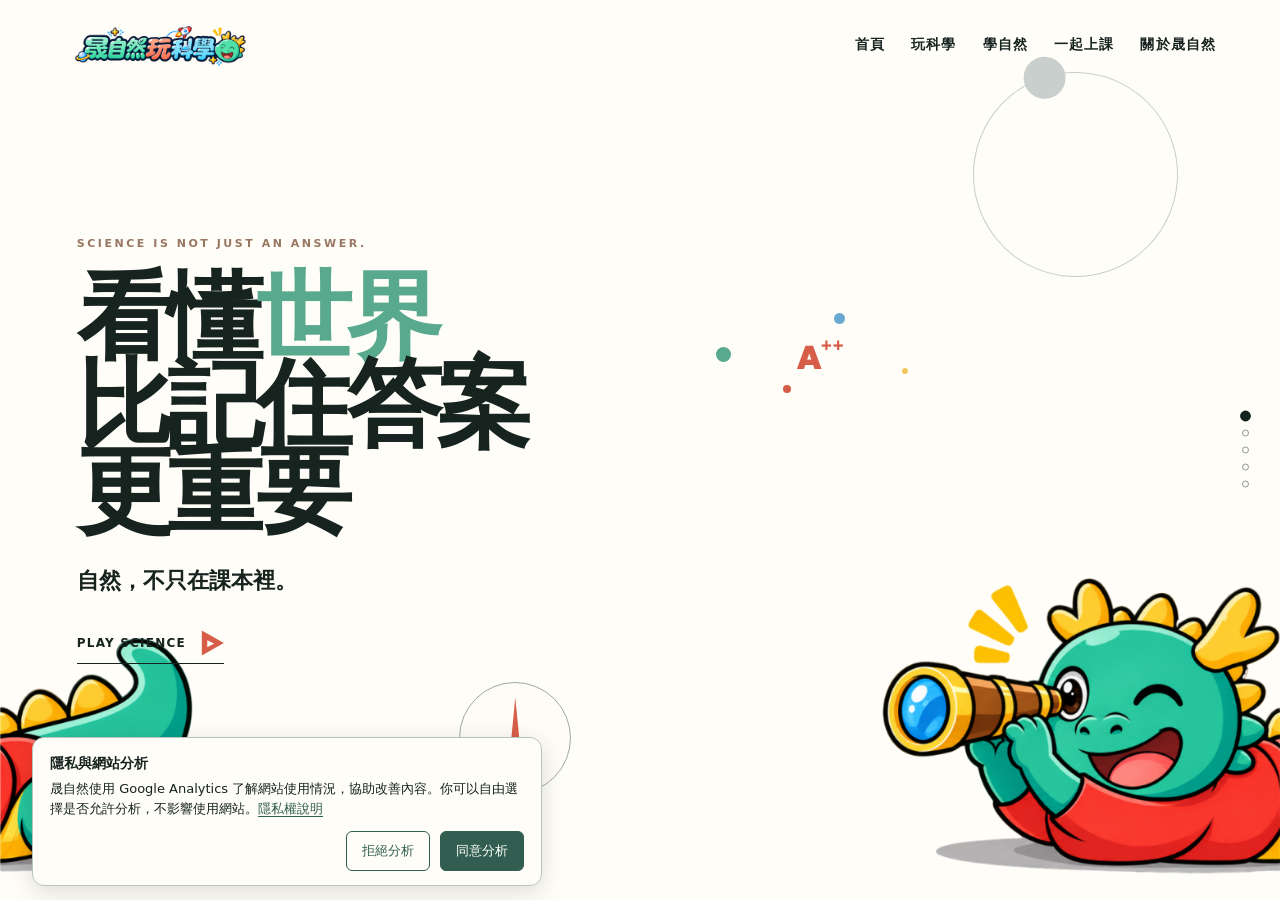
<file: index.html>
<!doctype html><html lang="zh-Hant"><head><meta charset="utf-8"><meta name="viewport" content="width=device-width,initial-scale=1"><title>晟自然玩科學</title><link rel="icon" type="image/png" href="head.png?v=1"><link rel="apple-touch-icon" href="head.png?v=1"><link rel="manifest" href="manifest.webmanifest?v=1"><meta name="application-name" content="晟自然玩科學"><meta name="apple-mobile-web-app-title" content="晟自然玩科學"><meta name="theme-color" content="#f5f1e8"><meta name="description" content="晟自然｜國小、國中自然科學習、互動探索、考古題與線上課程。"><link rel="canonical" href="https://chensci.com/"><meta name="robots" content="index,follow,max-image-preview:large"><meta property="og:type" content="website"><meta property="og:locale" content="zh_TW"><meta property="og:site_name" content="晟自然"><meta property="og:title" content="晟自然｜看懂世界，比記住答案更重要"><meta property="og:description" content="國小、國中自然科學習，透過生活科學、互動探索、考古題與線上課程，讓孩子真正理解自然。"><meta property="og:url" content="https://chensci.com/"><meta property="og:image" content="https://chensci.com/logo.png"><meta property="og:image:alt" content="晟自然品牌 Logo"><meta name="twitter:card" content="summary_large_image"><meta name="twitter:title" content="晟自然｜看懂世界，比記住答案更重要"><meta name="twitter:description" content="國小國中自然科學習、互動探索、考古題與線上課程。"><meta name="twitter:image" content="https://chensci.com/logo.png"><style>:root{--paper:#f5f1e8;--ink:#16231f;--muted:#69736f;--green:#59a98e;--deep:#315e50;--coral:#d65d47;--lime:#dce9a9;--night:#101b1c;--white:#fffdf8;--yellow:#f4c75d;--blue:#69a9d0;--play-neon:#00d2ff}*{box-sizing:border-box}html,body{margin:0;width:100%;height:100%;overflow:hidden}body{background:var(--paper);color:var(--ink);font-family:system-ui,-apple-system,"Noto Sans TC","Microsoft JhengHei",sans-serif}a{color:inherit}.wrap{width:min(1180px,88vw);margin:auto}.nav{height:90px;display:flex;align-items:center;justify-content:space-between;position:fixed;z-index:50;width:min(1248px,90vw);left:50%;right:auto;transform:translateX(-50%);top:0;transition:color .35s}.logo{display:flex;align-items:center}.logo-img{display:block;height:58px;width:auto;object-fit:contain}.links{display:flex;gap:26px;font-size:14px;font-weight:700;letter-spacing:.08em}.links a{text-decoration:none}.viewport{height:100svh;overflow:hidden}.track{height:100%;will-change:transform;transition:transform .78s cubic-bezier(.18,.92,.22,1.08)}.screen{height:100svh;min-height:100svh;position:relative;overflow:hidden;display:flex;align-items:center}.hero{background:var(--white);padding:110px 0 55px}.hero-copy{position:relative}.kicker,.section-label{font-size:11px;letter-spacing:.23em;font-weight:800;color:#987661;margin-bottom:24px}.hero h1{line-height:.91;letter-spacing:-.065em;margin:0;font-weight:900}.hero h1 i{font-style:normal;color:var(--green)}.hero p{font-size:clamp(17px,1.7vw,24px);font-weight:700;line-height:1.55;margin:28px 0 25px}.start,.btn{display:inline-flex;gap:13px;align-items:center;text-decoration:none;font-size:12px;font-weight:900;letter-spacing:.1em;border-bottom:1px solid currentColor;padding:8px 0}.start b{display:grid;place-items:center;width:25px;height:25px;background:var(--coral);color:white;clip-path:polygon(12% 0,100% 50%,12% 100%);font-size:9px}.lab{position:absolute}.moon-orbit{position:absolute;border:1px solid #bbc5c0;border-radius:50%;transform:rotate(-18deg)}.moon{position:absolute;border-radius:50%}.compass{position:absolute;width:112px;height:112px;border:1px solid #9eaaa4;border-radius:50%;display:grid;place-items:center;background:rgba(255,253,248,.8)}.needle{width:8px;height:82px;background:linear-gradient(var(--coral) 0 50%,var(--deep) 50%);clip-path:polygon(50% 0,100% 50%,50% 100%,0 50%);transition:transform .15s ease}.particle{position:absolute;border-radius:50%;background:var(--green);transition:transform .25s ease}.p1{width:15px;height:15px}.p2{width:8px;height:8px;background:var(--coral)}.p3{width:11px;height:11px;background:var(--blue)}.p4{width:6px;height:6px;background:var(--yellow)}.pluspop{position:absolute}.whyplay{background:var(--night);color:#f7f4e9}.whyplay-grid{display:grid;grid-template-columns:1fr 1fr;gap:8vw;align-items:center}.whyplay .why h2{font-size:clamp(35px,5.3vw,72px);line-height:1.08;margin:18px 0;letter-spacing:-.04em}.why-line{display:block;white-space:nowrap}.why-accent{color:#aebcb7}.whyplay .playbox{border-left:1px solid #48615c;padding-left:6vw}.playbox h2{font-size:clamp(58px,8vw,112px);line-height:.82;letter-spacing:-.07em;margin:18px 0 28px}.playbox h2 em{font-style:normal;color:var(--lime)}.playbox p{color:#aebcb7;line-height:1.75;max-width:440px}.playbox .btn{color:var(--play-neon);border-bottom-color:var(--play-neon);text-shadow:0 0 10px rgba(0,210,255,.5);box-shadow:0 7px 10px -10px rgba(0,210,255,.7);transition:color .2s,text-shadow .2s,box-shadow .2s}.playbox .btn:hover{color:var(--play-neon);text-shadow:0 0 10px rgba(0,210,255,.85),0 0 18px rgba(0,210,255,.5);box-shadow:0 8px 13px -9px rgba(0,210,255,1)}.dots{position:fixed;right:2.4vw;top:50%;transform:translateY(-50%);z-index:60;display:grid;gap:10px;transition:color .35s}.dot{width:7px;height:7px;border:1px solid currentColor;border-radius:50%;opacity:.45;transition:.25s}.dot.on{background:currentColor;transform:scale(1.55);opacity:1}.screen .scene{opacity:.15;transform:translateY(38px);transition:opacity .55s .18s,transform .72s cubic-bezier(.16,1,.3,1) .12s}.screen.active .scene{opacity:1;transform:none}.screen.active{animation:land .78s cubic-bezier(.18,.92,.22,1.08)}@keyframes land{0%{filter:brightness(.98)}72%{filter:brightness(1.015)}100%{filter:none}}@media(max-width:760px){html,body{overflow:auto}.viewport{height:auto;overflow:visible}.track{transform:none!important;transition:none}.screen{height:auto;min-height:100svh}.dots{display:none}.links{display:none}.nav{position:absolute}.whyplay-grid{grid-template-columns:1fr}.whyplay .playbox{border-left:0;padding:30px 0 0}}</style><link rel="stylesheet" href="hero-fix.css?v=85"><script>
/* Privacy v85 — basic consent mode: no Google Analytics request until accepted. */
window.__analyticsAllowed=false;
window.dataLayer=window.dataLayer||[];
function gtag(){window.dataLayer.push(arguments);}
gtag('consent','default',{
  analytics_storage:'denied',
  ad_storage:'denied',
  ad_user_data:'denied',
  ad_personalization:'denied'
});
</script></head><body><header class="nav"><div class="logo"><img class="logo-img" src="logo.png?v=2" alt="晟自然"></div><nav class="links"><a href="#hero">首頁</a><a href="#play">玩科學</a><a href="#learn">學自然</a><a href="#class">一起上課</a><a href="#about">關於晟自然</a></nav></header><div class="viewport"><main class="track" id="track"><section class="screen hero active" id="hero"><div class="wrap scene"><div class="hero-copy"><div class="kicker">SCIENCE IS NOT JUST AN ANSWER.</div><h1>看懂<i>世界</i><br>比記住答案<br>更重要</h1><p>自然，不只在課本裡。</p><a class="start go" href="#play" data-page="1">PLAY SCIENCE <b>▶</b></a></div></div><div class="lab" id="lab" aria-hidden="true"><div class="moon-orbit"><div class="moon"></div></div><div class="compass"><div class="needle" id="needle"></div></div><i class="particle p1"></i><i class="particle p2"></i><i class="particle p3"></i><i class="particle p4"></i><div class="pluspop">++</div></div><img class="hero-mascot tail" src="jiaB.png" alt=""><img class="hero-mascot head" src="jiaA.png" alt="加瓏拿著望遠鏡探索自然"></section><section class="screen whyplay" id="play"><svg class="play-circuit-art" viewBox="0 0 400 860" preserveAspectRatio="none" aria-hidden="true" focusable="false"><defs><linearGradient id="play-current" x1="0" y1="0" x2="1" y2="1"><stop stop-color="#79b69c"/><stop offset=".52" stop-color="#00d2ff"/><stop offset="1" stop-color="#dce9a9"/></linearGradient></defs><g class="circuit-wires"><path class="circuit-loop" d="M301 205 Q301 181 328 181 L357 181 Q380 181 380 207 L380 585 Q380 610 351 610 L345 610 Q321 610 321 633 L321 774 Q321 794 298 794 L282 794 Q262 794 262 773 L262 654 Q262 633 285 633 L297 633 L297 450 Q297 428 274 428 L267 428 L267 232 Q267 205 301 205 Z"/><path id="play-cta-wire" d=""/></g><g class="circuit-current"><path class="circuit-loop-flow" d="M301 205 Q301 181 328 181 L357 181 Q380 181 380 207 L380 585 Q380 610 351 610 L345 610 Q321 610 321 633 L321 774 Q321 794 298 794 L282 794 Q262 794 262 773 L262 654 Q262 633 285 633 L297 633 L297 450 Q297 428 274 428 L267 428 L267 232 Q267 205 301 205 Z"/><path class="circuit-cta-flow" id="play-cta-flow" d=""/></g><g class="circuit-nodes"><circle cx="301" cy="205" r="3"/><circle cx="297" cy="633" r="3"/><circle cx="321" cy="633" r="3"/><circle cx="262" cy="773" r="3"/></g><g class="circuit-symbols"><g class="circuit-bulb"><circle cx="380" cy="346" r="17"/><path d="M368 334 L392 358 M392 334 L368 358"/></g><g class="circuit-battery"><path d="M303 711 H339 M310 728 H332 M321 705 V711 M321 728 V735"/></g></g></svg><div class="wrap whyplay-grid scene"><div class="why"><div class="section-label">WHY 晟自然？</div><h2 class="why-desktop"><span class="why-line">不是把世界</span><span class="why-line">簡化</span><span class="why-line">而是讓孩子</span><span class="why-line">具備理解複雜</span><span class="why-line">的<span class="why-accent">能力</span></span></h2><h2 class="why-mobile"><span class="why-line">不是把世界簡化</span><span class="why-line">而是讓孩子</span><span class="why-line">具備理解複雜的<span class="why-accent">能力</span></span></h2></div><div class="playbox"><div class="section-label">01 / PLAY — 玩科學</div><h2>PLAY<br>WITH<br><em>SCIENCE.</em></h2><p class="play-desc-desktop">從探索月相、光學、電路到各種自然現象，透過互動模擬<br>自己動手操作，親眼看見，自然理解。</p><p class="play-desc-mobile"><span>從探索月相、光學、電路到各種自然現象</span><span>透過互動模擬，自己動手操作</span><span>親眼看見，自然理解。</span></p><a class="btn" href="https://ssscchannel.github.io/ssscsystem/" target="_blank" rel="noopener">進入「晟自然玩科學」 ↗</a></div></div></section><section class="screen learn" id="learn"><div class="wrap learn-grid scene"><div class="head-row"><div><div class="section-label">02 / LEARN — 主動練習</div><h2><span class="learn-title-main">學習</span><span class="learn-title-sub">不只一條路</span></h2></div></div><div class="paths"><article class="path"><span class="num">A / EXAM DATABASE</span><span class="mark" aria-hidden="true"></span><h3>考古題系統</h3><p class="learn-desc-desktop">國小自然科考古卷搜尋、整理與練習的資源站。</p><p class="learn-desc-mobile"><span>國小自然科考古卷搜尋</span><span>整理與練習的資源站</span></p><a href="https://ssscchannel.github.io/daq/" target="_blank" rel="noopener">開始探索 →</a></article><article class="path"><span class="num">B / QUICK TEST</span><span class="mark" aria-hidden="true"></span><h3>線上速測系統</h3><p class="learn-desc-desktop">3～9 年級自然科，隨時隨地、快速練習的成就系統。</p><p class="learn-desc-mobile"><span>3～9 年級自然科</span><span>隨時隨地、快速練習的成就系統</span></p><a href="https://ssscchannel.github.io/test/" target="_blank" rel="noopener">立即解鎖 →</a></article></div></div></section><section class="screen classroom" id="class"><div class="wrap scene"><div class="section-label">03 / CLASS — 一起上課</div><h2><span class="class-title-main">CLASS <span class="class-slash">/</span></span><span class="class-title-sub">WITH ME.</span><span class="online-live" aria-label="線上課程">ONLINE</span></h2><div class="classes"><article class="course course-core"><div class="course-kicker">▶ / CORE</div><div class="course-name" role="button" tabindex="0" aria-haspopup="dialog" aria-label="查看國小 3～6 年級進度課程說明">國小 3～6 年級<br>進度課程<span class="course-name-arrow">&nbsp;&nbsp;&nbsp;↑</span></div><div class="course-info"><div class="course-info-label">Course Introduction</div><strong>國小 3～6 年級進度課程</strong><ul><li>建構在學校課本之上的重點課程，單元內容與課本相符。</li><li>跨三大版本並結合國中延伸觀念，由晟老師自編講義。</li><li>購買課程會收到指定版本的單元序；每單元包含「講義＋教學影片」與「題庫＋解析影片」。</li><li>講義採電子檔，自行下載影印；課程可使用至國小畢業。</li></ul></div></article><article class="course course-advanced"><div class="course-kicker">▶▶ / ADVANCED</div><div class="course-name" role="button" tabindex="0" aria-haspopup="dialog" aria-label="查看考特殊班及銜接國中資優課程說明">考特殊班及銜接國中<br>資優課程<span class="course-name-arrow">&nbsp;&nbsp;&nbsp;↑</span></div><div class="course-info"><div class="course-info-label">Course Introduction</div><strong>考特殊班及銜接國中資優課程</strong><ul><li>專為想考特殊班、超修或先修國中的學生設計。</li><li>建構在「大滿貫」之上的延伸課程，與進度課程差異較大，建議高年級或應屆畢業生再報名。</li><li>晟老師整合 20 個主題單元的自編講義；每單元包含「講義＋教學影片」與「題庫＋解析影片」。</li><li>講義採電子檔，自行下載影印；課程可使用至國七。</li></ul></div></article><article class="course course-online"><div class="course-actions"><div class="course-actions-label">INFORMATION</div><div class="course-actions-row"><a class="course-action intro-action" href="https://youtu.be/mVKucfLiyaM" target="_blank" rel="noopener">課程介紹 ↗</a><a class="course-action join-action" href="https://lin.ee/tAE7oU7" target="_blank" rel="noopener">立即報名 ↗</a></div></div></article></div></div><dialog class="class-course-modal" id="class-course-modal" aria-labelledby="class-course-modal-title"><div class="class-modal-head"><span>COURSE INTRODUCTION</span><button type="button" class="class-modal-close" aria-label="關閉課程介紹">×</button></div><div id="class-course-modal-content"></div></dialog></section><section class="screen last" id="about"><div class="wrap last-grid scene"><div class="about"><div class="section-label">04 / ABOUT — 關於晟自然</div><blockquote><span>自然</span><span>不是記住答案</span><span>更不是一堆公式</span><span>而是一種</span><span class="about-green">看懂世界的方法</span></blockquote><div class="about-copy"><p class="about-intro"><strong>我是晟老師，歡迎來到晟自然。</strong><br>我致力於將枯燥的自然科學，轉化為易懂的趣味內容。透過實驗模擬，讓原本抽象難懂的科學原理，變成孩子看得到、玩得到的驚奇體驗。無論你是對世界充滿好奇的學生，還是想讓孩子愛上學習的家長，這裡都是你們的線上科學實驗室。</p><div class="core-title">🧪 教學三大核心</div><div class="core-list"><div class="core core-a"><b>眼見為憑</b><span>不做紙上談兵，直接動手做給你看，讓科學原理瞬間具象化。</span></div><div class="core core-b"><b>生活解密</b><span>從日常生活找問題，訓練孩子觀察與思考的科學腦。</span></div><div class="core core-c"><b>邏輯升級</b><span>不只看熱鬧，更教門道。潛移默化建立國中理化所需的邏輯基礎。</span></div></div></div><div class="about-mobile-panel"><p class="about-mobile-summary"><strong>我是晟老師，歡迎來到晟自然。</strong><span>把自然科學變得有趣、易懂，從生活探索世界。</span></p><button type="button" class="about-read-more" data-about-detail="teacher">認識晟老師 ＋</button><div class="about-mobile-feature"><nav class="about-mobile-social" aria-label="晟自然社群連結"><a class="about-social-row line" href="https://lin.ee/tAE7oU7" target="_blank" rel="noopener"><span class="about-social-mark">LINE</span><span class="about-social-name">LINE</span></a><a class="about-social-row youtube" href="https://www.youtube.com/@sssc_channel" target="_blank" rel="noopener"><span class="about-social-mark">▶</span><span class="about-social-name">YouTube</span></a><a class="about-social-row facebook" href="https://www.facebook.com/profile.php?id=100086567610033" target="_blank" rel="noopener"><span class="about-social-mark">f</span><span class="about-social-name">Facebook</span></a><a class="about-social-row instagram" href="https://www.instagram.com/sssc_channel/" target="_blank" rel="noopener"><span class="about-social-mark">◎</span><span class="about-social-name">Instagram</span></a></nav><div class="about-mobile-portrait" role="img" aria-label="晟老師人物插圖"></div></div></div></div><footer class="fixed-foot"><div class="about-mobile-tagline">晟自然！成績進步就是那麼自然。</div><div class="footer-brand"><img class="footer-trademark" src="ssslogo.png" alt="晟自然註冊商標"><div class="footer-left"><div>｜ 晟自然！成績進步就是那麼自然。 ｜</div><div>｜ 晟自然輔助系統工作室&nbsp;&nbsp;統一編號&nbsp;&nbsp;00829709 ｜</div></div></div><div class="footer-right"><div class="footer-socials"><a class="footer-social line" href="https://lin.ee/tAE7oU7" target="_blank" rel="noopener" aria-label="LINE"><span>LINE</span><small>LINE</small></a><a class="footer-social youtube" href="https://www.youtube.com/@sssc_channel" target="_blank" rel="noopener" aria-label="YouTube"><span>YT</span><small>YouTube</small></a><a class="footer-social facebook" href="https://www.facebook.com/profile.php?id=100086567610033" target="_blank" rel="noopener" aria-label="Facebook"><span>f</span><small>Facebook</small></a><a class="footer-social instagram" href="https://www.instagram.com/sssc_channel/" target="_blank" rel="noopener" aria-label="Instagram"><span>IG</span><small>Instagram</small></a></div><div class="footer-copyright">Copyright © 晟自然輔助系統 All Rights Reserved</div><div class="privacy-footer-links"><a href="privacy.html" target="_blank" rel="noopener">隱私權說明</a><button type="button" id="privacy-open-settings">分析設定</button></div></div></footer></div><dialog class="about-mobile-dialog" id="about-mobile-dialog" aria-labelledby="about-mobile-dialog-title"><div class="about-mobile-dialog-head"><span>ABOUT / 晟自然</span><button class="about-mobile-dialog-close" type="button" aria-label="關閉介紹">×</button></div><h3 id="about-mobile-dialog-title"></h3><div id="about-mobile-dialog-body"></div></dialog></section></main></div><div class="dots" id="dots"><i class="dot on"></i><i class="dot"></i><i class="dot"></i><i class="dot"></i><i class="dot"></i></div><script>const track=document.getElementById('track'),screens=[...document.querySelectorAll('.screen')],dots=[...document.querySelectorAll('.dot')],dotsWrap=document.getElementById('dots'),nav=document.querySelector('.nav'),particles=[...document.querySelectorAll('.particle')];let page=0,busy=false,touchY=0,touchX=0,touchBlocked=false,touchTriggered=false;function paint(){track.style.transform=`translateY(${-page*100}svh)`;screens.forEach((s,i)=>s.classList.toggle('active',i===page));dots.forEach((d,i)=>d.classList.toggle('on',i===page));nav.style.color=(page===1)?'#f7f4e9':'#16231f';dotsWrap.style.color=(page===1)?'#f7f4e9':'#16231f'}function move(n){n=Math.max(0,Math.min(screens.length-1,n));if(n===page)return;page=n;busy=true;paint();setTimeout(()=>busy=false,900)}window.addEventListener('wheel',e=>{if(innerWidth<=760)return;e.preventDefault();if(busy)return;move(page+(e.deltaY>0?1:-1))},{passive:false});window.addEventListener('keydown',e=>{if(innerWidth<=760)return;if(document.querySelector('dialog[open]')||e.target.closest('input,textarea,select,[contenteditable]'))return;if(['ArrowDown','PageDown',' '].includes(e.key)){e.preventDefault();if(!busy)move(page+1)}if(['ArrowUp','PageUp'].includes(e.key)){e.preventDefault();if(!busy)move(page-1)}});window.addEventListener('touchstart',e=>{if(!e.touches.length)return;touchY=e.touches[0].clientY;touchX=e.touches[0].clientX;touchTriggered=false;const target=e.target;touchBlocked=!!document.querySelector('dialog[open]')||!!(target instanceof Element&&target.closest('dialog,[role="dialog"],.class-course-modal,.about-mobile-dialog'));},{passive:true,capture:true});function handleSwipe(e,live){if(innerWidth<=760)return;if(touchBlocked||touchTriggered||busy||document.querySelector('dialog[open]'))return;const point=live?e.touches[0]:e.changedTouches[0];if(!point)return;const dy=touchY-point.clientY,dx=touchX-point.clientX;if(Math.abs(dy)<(live?38:48)||Math.abs(dy)<Math.abs(dx)*1.25)return;touchTriggered=true;if(live&&e.cancelable)e.preventDefault();move(page+(dy>0?1:-1));}window.addEventListener('touchmove',e=>{if(innerWidth>760)handleSwipe(e,true)},{passive:false,capture:true});window.addEventListener('touchend',e=>handleSwipe(e,false),{passive:true,capture:true});window.addEventListener('touchcancel',()=>{touchBlocked=true;},{passive:true});document.querySelectorAll('a[href^="#"]').forEach(a=>a.addEventListener('click',e=>{let id=a.getAttribute('href');if(id==='#')return;let i=screens.findIndex(s=>('#'+s.id)===id);if(i>=0&&innerWidth>760){e.preventDefault();if(!busy)move(i)}}));window.addEventListener('mousemove',e=>{if(innerWidth<=760||!screens[0].classList.contains('active'))return;particles.forEach((p,i)=>{let dx=(e.clientX-innerWidth/2)/(55+i*18),dy=(e.clientY-innerHeight/2)/(70+i*20);p.style.transform=`translate(${dx}px,${dy}px)`})});paint();
if('IntersectionObserver' in window){const observer=new IntersectionObserver(entries=>{if(innerWidth>760)return;const target=entries.filter(e=>e.isIntersecting).sort((a,b)=>b.intersectionRatio-a.intersectionRatio)[0];if(!target)return;const idx=screens.indexOf(target.target);if(idx<0)return;page=idx;screens.forEach((s,i)=>s.classList.toggle('active',i===idx));dots.forEach((d,i)=>d.classList.toggle('on',i===idx));nav.style.color=(idx===1)?'#f7f4e9':'#16231f';dotsWrap.style.color=(idx===1)?'#f7f4e9':'#16231f';},{threshold:[.5,.65]});screens.forEach(s=>observer.observe(s));}
</script><script>
(()=>{const section=document.getElementById('class'),dialog=document.getElementById('class-course-modal'),content=document.getElementById('class-course-modal-content');if(!section||!dialog||!content)return;
const mobile=()=>window.matchMedia('(max-width:760px) and (orientation:portrait)').matches;
section.querySelectorAll('.course-core .course-name,.course-advanced .course-name').forEach((name)=>{
const open=()=>{if(!mobile())return;const courses=[...section.querySelectorAll('.course-core,.course-advanced')];content.innerHTML=courses.map((course,i)=>{const info=course.querySelector('.course-info');return info?'<section class="class-modal-course class-modal-course-'+(i+1)+'">'+info.innerHTML+'</section>':'';}).join('');if(!dialog.open)dialog.showModal();dialog.scrollTop=0;};
name.addEventListener('click',open);
name.addEventListener('keydown',(e)=>{if(!mobile())return;if(e.key==='Enter'||e.key===' '){e.preventDefault();open();}});
});
dialog.querySelector('.class-modal-close').addEventListener('click',()=>dialog.close());
dialog.addEventListener('click',e=>{if(e.target===dialog)dialog.close();});
dialog.addEventListener('close',()=>{content.innerHTML='';});
window.addEventListener('resize',()=>{if(dialog.open&&!mobile())dialog.close();});
})();
</script><script>
(()=>{const section=document.getElementById('about'),dialog=document.getElementById('about-mobile-dialog'),title=document.getElementById('about-mobile-dialog-title'),body=document.getElementById('about-mobile-dialog-body');if(!section||!dialog||!title||!body)return;
const mobile=()=>matchMedia('(max-width:760px) and (orientation:portrait)').matches;
section.querySelectorAll('[data-about-detail]').forEach(button=>button.addEventListener('click',()=>{if(!mobile())return;
const type=button.dataset.aboutDetail;dialog.dataset.kind=type;
if(type==='teacher'){title.textContent='認識晟老師';body.innerHTML='';body.appendChild(section.querySelector('.about-intro').cloneNode(true));const heading=document.createElement('h4');heading.textContent='🧪 教學三大核心';heading.className='about-dialog-core-heading';body.appendChild(heading);const list=section.querySelector('.core-list').cloneNode(true);list.classList.add('about-dialog-core-list');body.appendChild(list);}
else {const source=section.querySelector('.core-list .'+type);if(!source)return;title.textContent=source.querySelector('b').textContent;body.textContent=source.querySelector('span').textContent;}
if(!dialog.open)dialog.showModal();
}));
dialog.querySelector('.about-mobile-dialog-close').addEventListener('click',()=>dialog.close());
dialog.addEventListener('click',e=>{if(e.target===dialog)dialog.close();});
window.addEventListener('resize',()=>{if(dialog.open&&!mobile())dialog.close()});
})();
</script><script>
(()=>{const section=document.getElementById('play'),svg=section?.querySelector('.play-circuit-art'),cta=section?.querySelector('.playbox .btn');if(!section||!svg||!cta)return;
const matches=()=>matchMedia('(max-width:760px) and (orientation:portrait)').matches;
const set=(id,d)=>{const el=document.getElementById(id);if(el)el.setAttribute('d',d)};
function update(){if(!matches())return;const box=svg.getBoundingClientRect();if(!box.width||!box.height)return;
const toX=x=>(x-box.left)*400/box.width,toY=y=>(y-box.top)*860/box.height;
const link=cta.getBoundingClientRect();const startX=toX(link.right),startY=toY(link.bottom)-2;
const bendX=Math.min(292,Math.max(startX+17,245));
const connector='M'+startX.toFixed(2)+' '+startY.toFixed(2)+' H'+bendX.toFixed(2)+' Q297 '+startY.toFixed(2)+' 297 '+(startY-17).toFixed(2)+' V633';
set('play-cta-wire',connector);set('play-cta-flow',connector);

}
let frame=0;const schedule=()=>{cancelAnimationFrame(frame);frame=requestAnimationFrame(update)};
window.addEventListener('resize',schedule,{passive:true});window.addEventListener('orientationchange',schedule);window.addEventListener('load',schedule,{once:true});if(document.fonts?.ready)document.fonts.ready.then(schedule);schedule();
})();
</script><script src="hero-fix.js?v=26"></script><div class="site-version-widget" id="site-version-widget"><button type="button" class="site-version-trigger" id="site-version-trigger" aria-expanded="false" aria-controls="site-version-panel">v85</button><div class="site-version-panel" id="site-version-panel" hidden><strong>網站版本確認</strong><div class="site-version-row">目前畫面：<b id="site-version-local">v85</b></div><div class="site-version-row">線上版本：<b id="site-version-online">尚未檢查</b></div><p id="site-version-status" role="status" aria-live="polite">可檢查兩支手機是否使用相同版本。</p><div class="site-version-actions"><button type="button" id="site-version-check">檢查最新版</button><button type="button" id="site-version-reload" hidden>載入新版</button><button type="button" id="site-version-close">關閉</button></div></div></div><script>
/* Mobile version verification: compare the actually loaded CSS build to a fresh index.html. */
(()=>{
  const root=document.getElementById('site-version-widget');
  if(!root)return;
  const trigger=document.getElementById('site-version-trigger');
  const panel=document.getElementById('site-version-panel');
  const online=document.getElementById('site-version-online');
  const status=document.getElementById('site-version-status');
  const check=document.getElementById('site-version-check');
  const reload=document.getElementById('site-version-reload');
  const close=document.getElementById('site-version-close');
  const localMatch=document.querySelector('link[href*="hero-fix.css?v="]')?.getAttribute('href')?.match(/hero-fix\.css\?v=(\d+)/);
  const current=Number(localMatch?.[1]||0);
  document.getElementById('site-version-local').textContent=current?'v'+current:'無法辨識';
  trigger.textContent=current?'v'+current:'版本';
  let checking=false;
  const isMobile=()=>matchMedia('(max-width:760px) and (orientation:portrait)').matches;
  async function verify(){
    if(checking||!isMobile())return;
    checking=true;check.disabled=true;status.textContent='正在查詢線上版本…';
    try{
      const url=new URL('index.html',document.baseURI);
      url.searchParams.set('version_check',Date.now().toString());
      const response=await fetch(url.toString(),{cache:'no-store',credentials:'same-origin'});
      if(!response.ok)throw Error('HTTP '+response.status);
      const page=await response.text();
      const match=page.match(/hero-fix\.css\?v=(\d+)/);
      if(!match)throw Error('missing version');
      const latest=Number(match[1]);
      online.textContent='v'+latest;
      if(current&&latest>current){
        status.textContent='發現新版，請點選「載入新版」後再驗收畫面。';
        reload.hidden=false;
        trigger.classList.add('outdated');
      }else if(current&&latest===current){
        status.textContent='版本一致，可開始比較不同手機畫面。';
        reload.hidden=true;
        trigger.classList.remove('outdated');
      }else{
        status.textContent='線上版本與本機不一致，請稍後再檢查。';
        reload.hidden=false;
      }
    }catch(err){
      online.textContent='無法確認';
      status.textContent='暫時無法取得線上版本，請確認網路後重試。';
      reload.hidden=true;
    }finally{checking=false;check.disabled=false}
  }
  function open(){panel.hidden=false;trigger.setAttribute('aria-expanded','true');verify()}
  function shut(){panel.hidden=true;trigger.setAttribute('aria-expanded','false')}
  trigger.addEventListener('click',()=>panel.hidden?open():shut());
  close.addEventListener('click',shut);
  check.addEventListener('click',verify);
  reload.addEventListener('click',()=>{
    const url=new URL('index.html',document.baseURI);
    url.searchParams.set('updated',Date.now().toString());
    location.replace(url.toString());
  });
  document.addEventListener('visibilitychange',()=>{if(!document.hidden&&isMobile()&&!panel.hidden)verify()});
  window.addEventListener('pageshow',()=>{if(!panel.hidden)verify()});
})();
</script><script>
/* PWA-only logo action: keep header visual unchanged; tap or keyboard returns to HERO. */
(()=>{
  const logo=document.querySelector('.nav .logo');
  if(!logo)return;
  const pwa=()=>window.matchMedia('(max-width:760px) and (orientation:portrait) and (display-mode:standalone)').matches;
  const sync=()=>{
    if(pwa()){
      logo.setAttribute('role','button');
      logo.setAttribute('tabindex','0');
      logo.setAttribute('aria-label','回到網站最上方');
    }else{
      logo.removeAttribute('role');logo.removeAttribute('tabindex');logo.removeAttribute('aria-label');
    }
  };
  const go=()=>{
    if(!pwa())return;
    window.scrollTo({top:0,behavior:window.matchMedia('(prefers-reduced-motion: reduce)').matches?'auto':'smooth'});
  };
  logo.addEventListener('click',go);
  logo.addEventListener('keydown',event=>{
    if(!pwa()||(event.key!=='Enter'&&event.key!==' '))return;
    event.preventDefault();go();
  });
  window.addEventListener('resize',sync);
  sync();
})();
</script><script>
/* PWA HERO v65: reserve white space below the unchanged composition on any phone height. */
(()=>{
  const hero=document.getElementById('hero');
  if(!hero)return;
  const mode=matchMedia('(max-width:760px) and (orientation:portrait) and (display-mode:standalone)');
  function sync(){
    if(!mode.matches){hero.style.removeProperty('--hero-white-tail');return;}
    const available=window.innerHeight;
    const heroHeight=hero.getBoundingClientRect().height;
    const tail=Math.max(120,Math.ceil(available-heroHeight)+48);
    hero.style.setProperty('--hero-white-tail',tail+'px');
  }
  window.addEventListener('resize',sync,{passive:true});
  window.addEventListener('pageshow',sync);
  if(document.fonts?.ready)document.fonts.ready.then(sync);
  mode.addEventListener?.('change',sync);
  sync();
})();
</script><script>
/* Safari mobile v77: tap fixed logo to go to top; extend HERO white background to cover browser toolbar variations. */
(()=>{
  const hero=document.getElementById('hero');
  const logo=document.querySelector('.nav .logo');
  if(!hero||!logo)return;
  const safariBrowser=()=>matchMedia('(max-width:760px) and (orientation:portrait) and (display-mode:browser)').matches && CSS.supports('-webkit-touch-callout','none');
  function sync(){
    if(!safariBrowser()){
      hero.style.removeProperty('--safari-hero-white-tail');
      return;
    }
    const extra=Math.max(160,Math.ceil(window.innerHeight-hero.getBoundingClientRect().height)+64);
    hero.style.setProperty('--safari-hero-white-tail',extra+'px');
    logo.setAttribute('role','button');
    logo.setAttribute('tabindex','0');
    logo.setAttribute('aria-label','回到網站最上方');
  }
  function go(){
    if(!safariBrowser())return;
    window.scrollTo({top:0,behavior:matchMedia('(prefers-reduced-motion: reduce)').matches?'auto':'smooth'});
  }
  logo.addEventListener('click',go);
  logo.addEventListener('keydown',e=>{
    if(!safariBrowser()||(e.key!=='Enter'&&e.key!==' '))return;
    e.preventDefault();go();
  });
  window.addEventListener('resize',sync,{passive:true});
  window.addEventListener('pageshow',sync);
  if(document.fonts?.ready)document.fonts.ready.then(sync);
  sync();
})();
</script><script>(()=>{if(new URLSearchParams(location.search).get('version')==='1'){document.getElementById('site-version-widget')?.classList.add('version-visible')}})();</script><script>
/* Analytics v85: custom events are gated behind affirmative analytics consent. */
(()=>{
  const events={
    'https://ssscchannel.github.io/ssscsystem/':'play_science',
    'https://ssscchannel.github.io/daq/':'exam_database',
    'https://ssscchannel.github.io/test/':'quick_test',
    'https://youtu.be/mVKucfLiyaM':'course_video',
    'https://lin.ee/tAE7oU7':'line_contact',
    'https://www.youtube.com/@sssc_channel':'youtube',
    'https://www.facebook.com/profile.php?id=100086567610033':'facebook',
    'https://www.instagram.com/sssc_channel/':'instagram'
  };
  document.addEventListener('click',event=>{
    if(window.__analyticsAllowed!==true||typeof gtag!=='function')return;
    const course=event.target.closest('.course-name');
    if(course){
      gtag('event','course_details_open',{course_type:course.closest('.course-core')?'core':'advanced'});
      return;
    }
    const more=event.target.closest('.about-read-more');
    if(more){gtag('event','teacher_details_open');return;}
    const link=event.target.closest('a[href]');
    if(!link)return;
    const target=events[link.href];
    if(!target)return;
    let position='other';
    if(link.closest('.whyplay'))position='play';
    else if(link.closest('.learn'))position='learn';
    else if(link.closest('.classroom'))position='class';
    else if(link.closest('.last'))position='about';
    gtag('event','portal_click',{destination:target,section:position});
  },{passive:true});
})();
</script><aside id="privacy-consent-banner" class="privacy-consent-banner" aria-label="網站分析與隱私選擇" hidden>
  <p><strong>隱私與網站分析</strong>晟自然使用 Google Analytics 了解網站使用情況，協助改善內容。你可以自由選擇是否允許分析，不影響使用網站。<a href="privacy.html" target="_blank" rel="noopener">隱私權說明</a></p>
  <div class="privacy-consent-actions"><button type="button" id="privacy-reject">拒絕分析</button><button type="button" id="privacy-accept">同意分析</button></div>
</aside><script>
/* Privacy v85 — no GA script or custom event is sent before opt-in. */
(()=>{
  const banner=document.getElementById('privacy-consent-banner');
  const accept=document.getElementById('privacy-accept');
  const reject=document.getElementById('privacy-reject');
  const open=document.getElementById('privacy-open-settings');
  if(!banner||!accept||!reject||!open)return;
  const key='sssc_analytics_consent_v1';
  let stored=null;
  try{stored=localStorage.getItem(key)}catch(_){}
  let loaded=false;
  function setChoice(choice){
    try{localStorage.setItem(key,choice)}catch(_){}
    banner.hidden=true;
    if(choice==='accepted'){
      startAnalytics();
    }else{
      window.__analyticsAllowed=false;
      gtag('consent','update',{analytics_storage:'denied',ad_storage:'denied',ad_user_data:'denied',ad_personalization:'denied'});
      if(loaded)location.reload();
    }
  }
  function startAnalytics(){
    if(loaded)return;
    loaded=true;
    window.__analyticsAllowed=true;
    gtag('consent','update',{analytics_storage:'granted',ad_storage:'denied',ad_user_data:'denied',ad_personalization:'denied'});
    gtag('js',new Date());
    gtag('config','G-FY4LP286KW');
    const script=document.createElement('script');
    script.async=true;
    script.src='https://www.googletagmanager.com/gtag/js?id=G-FY4LP286KW';
    document.head.appendChild(script);
  }
  accept.addEventListener('click',()=>setChoice('accepted'));
  reject.addEventListener('click',()=>setChoice('declined'));
  open.addEventListener('click',()=>{
    banner.hidden=false;
    banner.scrollIntoView?.({block:'nearest',behavior:'smooth'});
  });
  if(stored==='accepted')startAnalytics();
  else if(stored!=='declined')banner.hidden=false;
})();
</script></body></html>
</file>
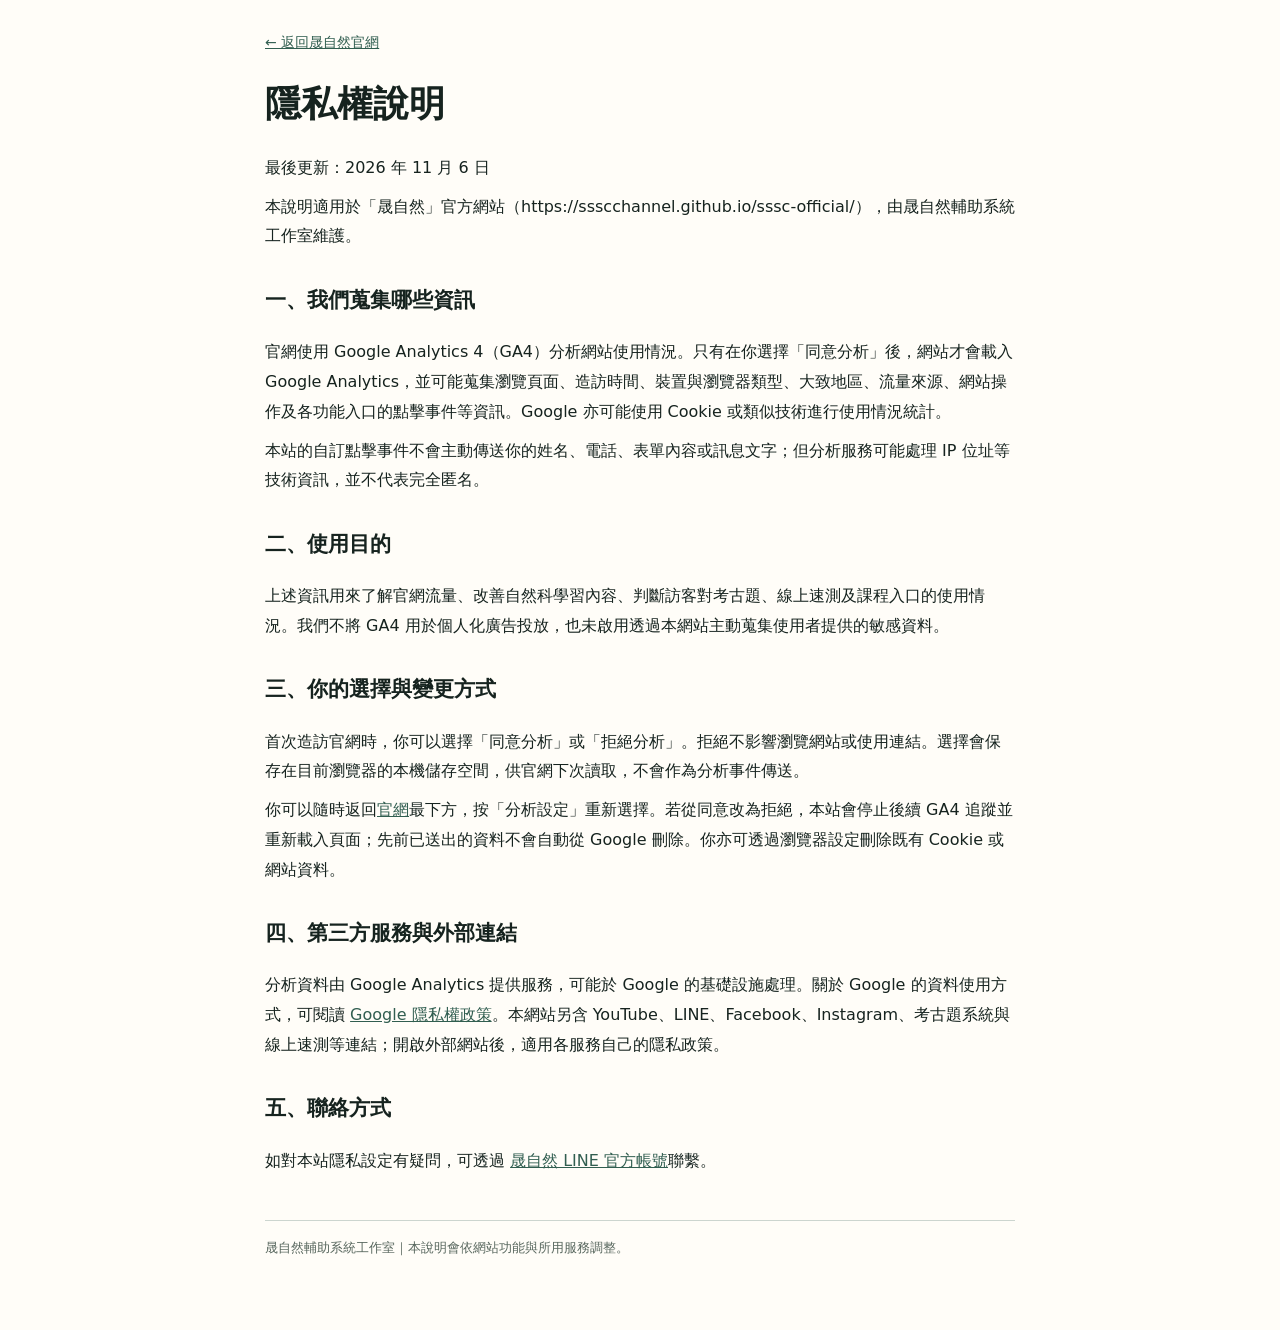
<file: privacy.html>
<!doctype html>
<html lang="zh-Hant"><head><meta charset="utf-8"><meta name="viewport" content="width=device-width,initial-scale=1">
<title>隱私權說明｜晟自然</title>
<link rel="canonical" href="https://ssscchannel.github.io/sssc-official/privacy.html">
<style>
:root{color-scheme:light}*{box-sizing:border-box}body{margin:0;padding:30px 20px 70px;background:#fffdf8;color:#16231f;font:16px/1.85 system-ui,-apple-system,"Noto Sans TC","Microsoft JhengHei",sans-serif}
main{max-width:750px;margin:auto}h1{font-size:clamp(28px,6vw,36px);line-height:1.35}h2{font-size:21px;margin-top:30px}p,li{margin:.6em 0}a{color:#315e50}header{font-size:14px;color:#315e50}footer{margin-top:45px;border-top:1px solid #ccd5cf;padding-top:15px;color:#58675e;font-size:13px}
</style></head><body><main>
<header><a href="./">← 返回晟自然官網</a></header><h1>隱私權說明</h1><p>最後更新：2026 年 11 月 6 日</p>
<p>本說明適用於「晟自然」官方網站（https://ssscchannel.github.io/sssc-official/），由晟自然輔助系統工作室維護。</p>
<h2>一、我們蒐集哪些資訊</h2>
<p>官網使用 Google Analytics 4（GA4）分析網站使用情況。只有在你選擇「同意分析」後，網站才會載入 Google Analytics，並可能蒐集瀏覽頁面、造訪時間、裝置與瀏覽器類型、大致地區、流量來源、網站操作及各功能入口的點擊事件等資訊。Google 亦可能使用 Cookie 或類似技術進行使用情況統計。</p>
<p>本站的自訂點擊事件不會主動傳送你的姓名、電話、表單內容或訊息文字；但分析服務可能處理 IP 位址等技術資訊，並不代表完全匿名。</p>
<h2>二、使用目的</h2>
<p>上述資訊用來了解官網流量、改善自然科學習內容、判斷訪客對考古題、線上速測及課程入口的使用情況。我們不將 GA4 用於個人化廣告投放，也未啟用透過本網站主動蒐集使用者提供的敏感資料。</p>
<h2>三、你的選擇與變更方式</h2>
<p>首次造訪官網時，你可以選擇「同意分析」或「拒絕分析」。拒絕不影響瀏覽網站或使用連結。選擇會保存在目前瀏覽器的本機儲存空間，供官網下次讀取，不會作為分析事件傳送。</p>
<p>你可以隨時返回<a href="./">官網</a>最下方，按「分析設定」重新選擇。若從同意改為拒絕，本站會停止後續 GA4 追蹤並重新載入頁面；先前已送出的資料不會自動從 Google 刪除。你亦可透過瀏覽器設定刪除既有 Cookie 或網站資料。</p>
<h2>四、第三方服務與外部連結</h2>
<p>分析資料由 Google Analytics 提供服務，可能於 Google 的基礎設施處理。關於 Google 的資料使用方式，可閱讀 <a href="https://policies.google.com/privacy?hl=zh-TW" target="_blank" rel="noopener">Google 隱私權政策</a>。本網站另含 YouTube、LINE、Facebook、Instagram、考古題系統與線上速測等連結；開啟外部網站後，適用各服務自己的隱私政策。</p>
<h2>五、聯絡方式</h2>
<p>如對本站隱私設定有疑問，可透過 <a href="https://lin.ee/tAE7oU7" target="_blank" rel="noopener">晟自然 LINE 官方帳號</a>聯繫。</p>
<footer>晟自然輔助系統工作室｜本說明會依網站功能與所用服務調整。</footer>
</main></body></html>
</file>
<file: hero-fix.css>
.hero{isolation:isolate}.hero-copy{width:49%;z-index:6;transform:translateY(-3vh)}.hero h1{font-size:clamp(54px,7.5vw,108px)}.lab{right:8vw;top:8%;width:min(44vw,650px);height:70%;z-index:5}.moon-orbit{right:0;top:0;width:205px;height:205px;animation:none;border-color:#c7cfcb}.moon{right:auto;top:-21px;left:81px;width:42px;height:42px;background:#c9cfcc;box-shadow:none;transform-origin:21px 123px;animation:moonTravel 8s linear infinite}.compass{right:calc(48% + 336px);top:auto;bottom:calc(12% - 168px)}.pluspop{left:34.5%;bottom:54.5%;transform:translate(-50%,50%);font-size:0;color:var(--coral);animation:gradeBreath 2.2s ease-in-out infinite}.pluspop::before{content:"A";font-size:30px;font-weight:950;line-height:1}.pluspop::after{content:"++";position:absolute;left:100%;top:-.38em;font-size:14px;font-weight:950;line-height:1;white-space:nowrap}.particle.p1{left:18%;bottom:54%}.particle.p2{left:30%;bottom:49%}.particle.p3{left:39%;bottom:60%}.particle.p4{left:51%;bottom:52%}.hero-mascot{position:absolute;z-index:3;pointer-events:none;user-select:none;display:block;height:auto;opacity:1!important}.hero-mascot.head{right:-1px;bottom:1.2vh;width:clamp(330px,32vw,610px)}.hero-mascot.tail{left:-1px;bottom:1.2vh;width:clamp(330px,32vw,610px)}
/* LEARN — current diagonal two-tone layout */
.learn{background:linear-gradient(114deg,#e9e5de 0%,#e9e5de 49.85%,#bd7f79 49.95%,#bd7f79 100%)}.learn .learn-grid{width:min(1180px,88vw);height:78vh;position:relative}.learn .head-row{position:absolute;inset:0;margin:0;z-index:4;pointer-events:none}.learn .head-row>div{position:absolute;left:0;top:0}.learn .head-row h2{margin:0;position:relative;height:calc(clamp(52px,6.2vw,88px)*1.8 + 12px);font-size:clamp(52px,6.2vw,88px);line-height:.9;letter-spacing:-.06em;font-weight:900;color:var(--ink)}.learn .head-row h2 span{position:absolute;left:0;white-space:nowrap}.learn .head-row h2 .learn-title-main{top:12px}.learn .head-row h2 .learn-title-sub{top:calc(12px + .9em);transform:translateX(2em)}.learn .paths{position:absolute;left:0;right:0;top:34%;bottom:0}.learn .path{position:absolute;min-height:0;z-index:3}.learn .path:first-child{left:0;top:7%;width:43%;padding:28px 7% 26px 0;color:#8f554f}.learn .path:first-child .num,.learn .path:first-child h3,.learn .path:first-child p,.learn .path:first-child a{position:relative;top:36px}.learn .path:first-child .num,.learn .path:first-child p{color:#8f554f}.learn .path:nth-child(2){right:0;bottom:0;width:43%;padding:26px 0 22px 7%;color:#f5eee8}.learn .path:nth-child(2) .num,.learn .path:nth-child(2) p{color:#f5eee8}.learn .path .num{display:block;font-size:10px;letter-spacing:.08em}.learn .path h3{font-size:clamp(34px,3.3vw,48px);margin:22px 0 12px;letter-spacing:-.035em}.learn .path p{font-size:14px;line-height:1.75;margin:0 0 20px}.learn .path .mark{font-size:0;position:absolute;display:block;width:clamp(150px,15vw,220px);height:clamp(150px,15vw,220px);opacity:1;pointer-events:none;z-index:-1}.learn .path .mark::before,.learn .path .mark::after{content:"";position:absolute;inset:17%;clip-path:polygon(8% 0,100% 50%,8% 100%);background:currentColor}.learn .path .mark::after{inset:25%;background:inherit;clip-path:polygon(8% 0,100% 50%,8% 100%)}.learn .path:first-child .mark{right:-3%;top:32px;color:rgba(143,85,79,.18);transform:rotate(90deg);animation:examLogoDrop 3.2s ease-in-out infinite}.learn .path:first-child .mark::after{background:#e9e5de}.learn .path:nth-child(2) .mark{left:-2%;right:auto;top:-20%;color:rgba(245,238,232,.25);transform:rotate(-8deg);animation:quickLogoPush 3.2s ease-in-out infinite}.learn .path:nth-child(2) .mark::after{background:#bd7f79}.learn .path a{display:inline-block;position:relative;border-bottom:0;padding:7px 22px 7px 0;text-decoration:none;transition:transform .28s cubic-bezier(.2,.8,.2,1),letter-spacing .28s ease}.learn .path a::after{content:"";position:absolute;left:0;right:0;bottom:2px;height:1px;background:currentColor;transform-origin:left center;transform:scaleX(.62);transition:transform .32s cubic-bezier(.2,.8,.2,1)}.learn .path a:hover{transform:translateX(7px);letter-spacing:.035em}.learn .path a:hover::after{transform:scaleX(1)}.learn .path:first-child::before{content:"DOWNLOAD";position:absolute;left:0;top:-50px;font-size:clamp(36px,5vw,72px);font-weight:900;letter-spacing:-.06em;color:rgba(143,85,79,.10);white-space:nowrap;pointer-events:none}.learn .path:nth-child(2)::before{content:"QUICK CHECK";position:absolute;right:0;top:-84px;font-size:clamp(36px,5vw,72px);font-weight:900;letter-spacing:-.06em;color:rgba(245,238,232,.12);white-space:nowrap;pointer-events:none}
/* CLASS — current brand-led layout */
.classroom{background:#dce6d7;position:relative}.classroom::after{content:"";position:absolute;right:13vw;top:3vh;width:clamp(330px,31vw,500px);height:60vh;background:url('titi.png') center/contain no-repeat;z-index:2;pointer-events:none}.classroom .wrap{position:relative;width:min(1180px,88vw);height:76vh;z-index:3}.classroom .section-label{margin:0;color:#5d766c}.classroom h2{margin:0;position:absolute;left:0;top:9%;line-height:.82;letter-spacing:-.075em}.classroom .class-title-main,.classroom .class-title-sub{display:block;font-size:clamp(78px,10vw,150px);font-weight:950;white-space:nowrap}.classroom .class-title-main{color:#18352c}.classroom .class-slash{display:inline-block;font-size:.78em;transform:translateY(-.17em)}.classroom .class-title-sub{color:#5b9c86;transform:translateX(13vw)}.classroom h2 .online-live{position:absolute;left:clamp(455px,39vw,585px);top:clamp(38px,4vw,60px);display:flex;align-items:flex-end;gap:16px;font-size:clamp(38px,5vw,75px);line-height:.9;letter-spacing:-.035em;font-weight:950;color:#18352c;white-space:nowrap;z-index:4}.classroom h2 .online-live::before{content:"";width:.24em;height:.24em;flex:0 0 auto;border-radius:50%;background:#d94b43;box-shadow:0 0 0 .34em rgba(217,75,67,0);animation:onAirGlow 1.8s ease-out infinite;margin-bottom:.08em}.classroom .classes{position:absolute;left:0;right:0;bottom:2%;display:grid;grid-template-columns:minmax(235px,.72fr) minmax(285px,.88fr) 1.4fr;align-items:stretch;overflow:visible}.classroom .course{min-height:145px;padding:22px 24px 18px 0;position:relative;cursor:default;overflow:visible}.classroom .course+.course{padding-left:24px}.classroom .course:nth-child(2){border-left:1px solid rgba(49,94,80,.28)}.classroom .course-kicker{font-size:11px;letter-spacing:.16em;font-weight:850;color:#536c62;margin-bottom:28px}.classroom .course-name{font-size:clamp(20px,1.72vw,27px);font-weight:900;line-height:1.25;letter-spacing:-.035em;color:#18352c;transition:transform .25s ease,color .25s ease}.classroom .course:nth-child(-n+2):hover .course-name{transform:translateY(-3px);color:#5b9c86}.classroom .course-info{position:absolute;left:0;bottom:calc(100% + 8px);width:clamp(430px,35vw,560px);padding:22px 26px 24px;border-top:2px solid #5b9c86;border-bottom:1px solid rgba(49,94,80,.22);background:rgba(239,244,235,.98);color:#18352c;opacity:0;transform:translateY(14px);pointer-events:none;transition:opacity .22s ease,transform .3s cubic-bezier(.2,.8,.2,1);z-index:8}.classroom .course:nth-child(2) .course-info{left:24px}.classroom .course-info-label{font-size:11px;letter-spacing:.16em;font-weight:900;color:#5b9c86;margin-bottom:14px;text-transform:uppercase}.classroom .course-info strong{display:block;font-size:19px;line-height:1.3;margin-bottom:13px;color:#18352c}.classroom .course-info ul{list-style:none;margin:0;padding:0;display:grid;gap:8px}.classroom .course-info li{position:relative;padding-left:16px;font-size:13px;line-height:1.62;color:#315e50}.classroom .course-info li::before{content:"•";position:absolute;left:0;top:0;color:#5b9c86;font-weight:900}.classroom .course:nth-child(-n+2):hover .course-info,.classroom .course:nth-child(-n+2):focus-within .course-info{opacity:1;transform:translateY(0)}.classroom .course:nth-child(3){display:flex;align-items:flex-start;justify-content:flex-end;padding:22px 0 18px 60px}.classroom .course-actions{display:flex;flex-direction:column;align-items:flex-start;gap:17px;min-width:min(100%,430px)}.classroom .course-actions-label{font-size:11px;letter-spacing:.2em;font-weight:900;color:#536c62}.classroom .course-actions-row{display:flex;align-items:center;gap:32px;width:100%}.classroom .course-action{display:inline-block;white-space:nowrap;font-size:clamp(17px,1.5vw,22px);font-weight:900;letter-spacing:.06em;color:#18352c;text-decoration:none;background:transparent;border-radius:0;padding:7px 0 8px;border-bottom:2px solid #18352c;transition:transform .25s ease,letter-spacing .25s ease,color .25s ease,border-color .25s ease}.classroom .course-action:hover{transform:translateX(6px);letter-spacing:.09em;color:#5b9c86;border-bottom-color:#5b9c86}
/* ABOUT — current static layout */
.last{position:relative;align-items:center;background:var(--white)}.last::before{content:"";position:absolute;left:8vw;bottom:8.5vh;width:clamp(360px,31vw,500px);height:78vh;background:url('me.png') center bottom/contain no-repeat;pointer-events:none;z-index:1}.last .last-grid{position:relative;z-index:2;width:min(1180px,88vw);height:78vh;display:grid;grid-template-columns:38% 1fr;grid-template-rows:minmax(0,1fr) auto;column-gap:8vw;row-gap:0;align-items:start}.last .about{grid-column:2;grid-row:1;position:relative;z-index:3;padding-top:1vh;max-width:650px}.last .about .section-label{margin-bottom:18px}.last .about blockquote{margin:10px 0 18px;font-size:clamp(34px,3.8vw,56px);line-height:1.1;letter-spacing:-.04em;max-width:640px}.last .about blockquote span{display:block}.last .about blockquote .about-green{color:var(--green)}.last .about-copy{max-width:610px}.last .about-intro{font-size:16px;line-height:1.72;margin:0 0 22px;color:var(--muted)}.last .about-intro strong{color:var(--ink);font-size:16px}.last .core-title{font-size:16px;font-weight:900;letter-spacing:.06em;margin-bottom:12px;color:var(--ink)}.last .core-list{display:grid;gap:12px}.last .core{display:grid;grid-template-columns:112px 1fr;align-items:baseline;gap:16px;font-size:16px;line-height:1.6;color:var(--muted)}.last .core span{white-space:nowrap}.last .core b{font-size:16px;white-space:nowrap}.last .core-a b{color:var(--coral)}.last .core-b b{color:var(--green)}.last .core-c b{color:var(--blue)}.last .fixed-foot{grid-column:1/3;grid-row:2;margin:0;padding-top:18px;border-top:1px solid #c7cfcb;display:flex;justify-content:space-between;align-items:flex-end;gap:32px;color:var(--ink)}.last .footer-brand{display:flex;align-items:center;gap:14px;min-width:0}.last .footer-trademark{display:block;height:49px;width:auto;max-width:49px;object-fit:contain;flex:0 0 auto}.last .footer-left{display:grid;gap:10px;font-size:14px;line-height:1.4;letter-spacing:.02em}.last .footer-right{display:grid;justify-items:end;gap:10px}.last .footer-socials{display:flex;gap:12px;align-items:center}.last .footer-social{width:36px;height:36px;border:1px solid rgba(22,35,31,.58);border-radius:50%;display:grid;place-items:center;text-decoration:none;position:relative;transition:.22s ease;background:var(--white)}.last .footer-social>span{font-size:10px;font-weight:950;letter-spacing:-.04em}.last .footer-social.youtube>span{font-size:12px}.last .footer-social.facebook>span{font-size:18px;font-family:Arial,sans-serif}.last .footer-social.instagram>span{font-size:13px;letter-spacing:0}.last .footer-social small{position:absolute;bottom:43px;left:50%;transform:translate(-50%,4px);font-size:9px;white-space:nowrap;opacity:0;pointer-events:none;transition:.2s;color:var(--muted)}.last .footer-social:hover{transform:translateY(-2px)}.last .footer-social:hover small{opacity:1;transform:translate(-50%,0)}.last .footer-social.line:hover{border-color:#06c755;color:#06c755}.last .footer-social.youtube:hover{border-color:#ff0033;color:#ff0033}.last .footer-social.facebook:hover{border-color:#1877f2;color:#1877f2}.last .footer-social.instagram:hover{border-color:#c13584;color:#c13584}.last .footer-copyright{font-size:13px;line-height:1.4;letter-spacing:.02em;white-space:nowrap}
@keyframes onAirGlow{0%{opacity:.72;box-shadow:0 0 0 .34em rgba(217,75,67,0)}50%{opacity:1;box-shadow:0 0 .26em .34em rgba(217,75,67,.34)}100%{opacity:.82;box-shadow:0 0 .52em .34em rgba(217,75,67,0)}}@keyframes examLogoDrop{0%,100%{transform:rotate(90deg) translateX(0)}50%{transform:rotate(90deg) translateX(12px)}}@keyframes quickLogoPush{0%,100%{transform:rotate(-8deg) translateX(0)}50%{transform:rotate(-8deg) translateX(12px)}}@keyframes moonTravel{from{transform:rotate(0deg)}to{transform:rotate(360deg)}}@keyframes gradeBreath{0%,100%{opacity:.72;text-shadow:0 0 3px rgba(214,93,71,.28),0 0 8px rgba(214,93,71,.18)}50%{opacity:1;text-shadow:0 0 6px rgba(214,93,71,.9),0 0 15px rgba(214,93,71,.65),0 0 28px rgba(214,93,71,.35)}}
@media(min-width:1101px){.classroom .course-info{width:max-content;max-width:none}.classroom .course-info li{white-space:nowrap}.last::before{left:calc(50% - 585px);bottom:20vh;width:420px;height:78vh;background-position:center bottom}.last .last-grid{width:min(1248px,90vw);height:78vh;grid-template-columns:38% 1fr;column-gap:3vw}.last .about{grid-column:auto;grid-row:auto;position:absolute;left:49%;right:auto;top:5vh;width:49%;max-width:none;padding-top:0}.last .about blockquote{margin:8px 0 24px;font-size:clamp(43px,4.15vw,63px);line-height:1.01;max-width:none;width:100%}.last .about-copy,.last .about-intro{max-width:none;width:100%}.last .fixed-foot{position:absolute;left:0;right:0;bottom:1.2vh;width:100%}}
@media(max-width:1100px) and (min-width:761px){.hero-copy{width:52%;transform:translateY(-2vh)}.lab{right:4vw;width:46vw;opacity:.86}.hero-mascot.head,.hero-mascot.tail{width:34vw;bottom:1vh}.classroom::after{right:8vw;width:34vw}.classroom .classes{grid-template-columns:.8fr 1fr 1.1fr}.classroom h2 .online-live{left:44vw;top:4vw;font-size:5vw}.classroom .course-info{width:clamp(380px,45vw,500px)}.classroom .course-actions-row{gap:20px}.last::before{left:5vw;width:36vw;height:72vh}.last .last-grid{grid-template-columns:36% 1fr;column-gap:6vw}.last .about{grid-column:2}.last .fixed-foot{grid-column:1/3}.last .core{grid-template-columns:100px 1fr}.last .core span{white-space:normal}.last .footer-copyright{white-space:normal;text-align:right}}
@media(max-width:760px){.hero-copy{width:100%;transform:none}.hero-mascot{display:none!important}.lab{right:3vw;top:16%;width:55vw;height:62%;opacity:.28}.learn{background:linear-gradient(165deg,#e9e5de 0%,#e9e5de 49.8%,#bd7f79 50%,#bd7f79 100%)}.learn .learn-grid{height:auto}.learn .head-row,.learn .paths,.learn .path{position:relative!important;inset:auto!important;width:100%!important}.learn .head-row>div{position:relative;inset:auto;width:auto;max-width:none}.learn .head-row h2 .learn-title-sub{transform:none}.learn .path:first-child::before,.learn .path:nth-child(2)::before{display:none}.learn .path:first-child,.learn .path:nth-child(2){padding:28px 0}.learn .path:first-child .num,.learn .path:first-child h3,.learn .path:first-child p,.learn .path:first-child a{top:auto}.learn .path .mark{width:120px;height:120px}.learn .path:first-child .mark{top:10px}.learn .path:nth-child(2) .mark{left:auto;right:8px;top:10px}.classroom::after{width:46vw;height:36vh;right:4vw;top:10vh;opacity:.9}.classroom .wrap{height:auto}.classroom h2{position:relative;top:auto;margin:20px 0 45px}.classroom .class-title-main,.classroom .class-title-sub{font-size:17vw}.classroom .class-title-sub{transform:none}.classroom h2 .online-live{position:relative;left:auto;top:auto;margin-top:14px;width:max-content;font-size:8vw;gap:10px}.classroom .classes{position:relative;inset:auto;grid-template-columns:1fr}.classroom .course,.classroom .course+.course{padding:20px 0;border-left:0!important;min-height:0}.classroom .course-info,.classroom .course:nth-child(2) .course-info{position:relative;left:auto;bottom:auto;margin-top:14px;width:100%;display:none;opacity:1;transform:none;padding:18px}.classroom .course:hover .course-info{display:block}.classroom .course:nth-child(3){justify-content:flex-start;padding:24px 0}.classroom .course-actions{align-items:flex-start;min-width:0;width:100%}.classroom .course-actions-row{gap:22px;flex-wrap:wrap}.classroom .course-action{font-size:18px}.last::before{display:none}.last .last-grid{height:auto;display:grid;grid-template-columns:1fr;grid-template-rows:auto;gap:34px}.last .about{grid-column:1;grid-row:auto;padding:0;max-width:none}.last .about blockquote{font-size:clamp(36px,11vw,54px)}.last .about-copy{max-width:none}.last .core{grid-template-columns:1fr;gap:4px}.last .core span{white-space:normal}.last .fixed-foot{grid-column:1;grid-row:auto;position:relative;display:flex;flex-direction:column;align-items:flex-start;gap:20px;margin-top:0}.last .footer-right{justify-items:start}.last .footer-copyright{white-space:normal}.last .footer-social small{display:none}}
@media(prefers-reduced-motion:reduce){.learn .path:first-child .mark,.learn .path:nth-child(2) .mark{animation:none}.learn .path a{transition:none}.classroom .course-info{transition:none}.classroom h2 .online-live::before{animation:none}}
/* HERO mobile portrait v1: preserve desktop styles, restore visual storytelling. */
@media(max-width:760px) and (orientation:portrait){
  html{scroll-snap-type:y mandatory;scroll-padding-top:0;overscroll-behavior-y:none}
  .screen{scroll-snap-align:start;scroll-snap-stop:always}
  .screen .scene,.screen.active .scene{opacity:1;transform:none}
  .hero{height:100svh;min-height:100svh;padding:clamp(92px,11svh,112px) 0 0;align-items:flex-start;overflow:hidden}
  .hero .wrap{width:88vw;margin:0 auto;position:relative;z-index:7}
  .hero-copy{width:100%;transform:none}
  .hero .kicker{font-size:clamp(9px,2.5vw,11px);letter-spacing:.14em;margin-bottom:clamp(12px,2.2svh,20px);white-space:nowrap}
  .hero h1{font-size:clamp(39px,10.3vw,52px);line-height:1.02;letter-spacing:-.065em}
  .hero p{font-size:clamp(15px,4vw,18px);margin:clamp(12px,2svh,20px) 0 12px}
  .hero .start{font-size:12px;padding:8px 0;min-height:42px}
  .hero-mascot{display:block!important;pointer-events:none;z-index:4}
  .hero-mascot.tail{left:-7vw;right:auto;bottom:3svh;width:clamp(205px,56vw,300px)}
  .hero-mascot.head{right:-8vw;left:auto;bottom:3svh;width:clamp(225px,65vw,350px)}
  .lab{left:auto;right:4vw;top:auto;bottom:12svh;width:69vw;height:31svh;opacity:.78;z-index:2;pointer-events:none}
  .moon-orbit{right:6%;top:0;width:clamp(140px,42vw,195px);height:clamp(140px,42vw,195px)}
  .moon{left:calc(50% - 21px)}
  .compass{right:12%;top:32%;bottom:auto;width:clamp(78px,23vw,112px);height:clamp(78px,23vw,112px)}
  .needle{height:72%}
  .pluspop{left:12%;bottom:62%;opacity:.8}
  .pluspop::before{font-size:21px}.pluspop::after{font-size:11px}
}
@media(max-width:760px) and (orientation:portrait) and (max-height:540px){
  .hero{padding-top:84px}
  .hero .kicker{margin-bottom:10px}
  .hero h1{font-size:clamp(36px,9.3vw,46px)}
  .hero p{margin:10px 0 5px}
  .hero-mascot.tail,.hero-mascot.head{bottom:1svh}
  .lab{bottom:9svh;height:29svh}
}

/* HERO mobile portrait v2: user's five layout adjustments; desktop unchanged. */
@media(max-width:760px) and (orientation:portrait){
  .hero .wrap{height:100%;min-height:0}
  .hero-copy{height:100%;display:flex;flex-direction:column;align-items:flex-start}
  .hero .kicker{display:none}
  .hero p{order:-1;margin:0 0 clamp(13px,2svh,19px);font-size:clamp(16px,4.1vw,19px)}
  .hero h1{order:0;font-size:clamp(42px,11.1vw,56px);line-height:1.015}
  .hero .start{order:1;margin-top:auto;margin-bottom:max(3.2svh,env(safe-area-inset-bottom));align-self:center;z-index:9}
  .hero-mascot.tail{bottom:12svh;width:clamp(200px,54vw,290px)}
  .hero-mascot.head{bottom:12svh;width:clamp(220px,61vw,330px)}
  .lab{bottom:23svh;height:29svh;width:68vw;opacity:.78}
}
@media(max-width:760px) and (orientation:portrait) and (max-height:540px){
  .hero h1{font-size:clamp(39px,10.4vw,49px)}
  .hero p{margin-bottom:9px}
  .hero-mascot.tail,.hero-mascot.head{bottom:11svh}
  .lab{bottom:21svh;height:27svh}
}

/* HERO mobile portrait v3: breathing room, one mascot and aligned telescope target. */
@media(max-width:760px) and (orientation:portrait){
  .hero{padding-top:clamp(119px,15svh,145px)}
  .hero-mascot.tail{display:none!important}
  .hero-mascot.head{display:block!important;right:-8vw;bottom:12svh;width:clamp(220px,61vw,330px)}
  /* Lab occupies HERO as positioning canvas; ring and compass share an exact center. */
  .hero .lab{
    --orbit-d:clamp(166px,49vw,208px);
    --compass-d:clamp(82px,25vw,108px);
    --ring-x:8vw;
    --ring-bottom:26svh;
    inset:0;width:100%;height:100%;opacity:1;z-index:2;pointer-events:none;
  }
  .hero .moon-orbit{
    top:auto;right:auto;left:var(--ring-x);bottom:var(--ring-bottom);
    width:var(--orbit-d);height:var(--orbit-d);
    border-color:rgba(146,167,156,.65);
  }
  .hero .compass{
    top:auto;right:auto;
    left:calc(var(--ring-x) + (var(--orbit-d) - var(--compass-d))/2);
    bottom:calc(var(--ring-bottom) + (var(--orbit-d) - var(--compass-d))/2);
    width:var(--compass-d);height:var(--compass-d);
    background:rgba(255,253,248,.45);border-color:rgba(117,147,132,.78);
  }
  .hero .moon{left:calc(50% - 17px);top:-17px;width:34px;height:34px;transform-origin:17px calc(var(--orbit-d)/2 + 17px)}
  .hero .pluspop{
    top:44%;bottom:auto;left:57%;right:auto;transform:none;opacity:.9;
  }
  .hero .particle.p1{top:46%;bottom:auto;left:74%}
  .hero .particle.p2{top:52%;bottom:auto;left:66%}
  .hero .particle.p3{top:49%;bottom:auto;left:84%}
  .hero .particle.p4{top:54%;bottom:auto;left:79%}
}
@media(max-width:760px) and (orientation:portrait) and (max-height:540px){
  .hero{padding-top:clamp(100px,14svh,120px)}
  .hero .lab{--ring-bottom:24svh;--orbit-d:clamp(150px,45vw,180px)}
  .hero-mascot.head{bottom:11svh}
}

/* HERO mobile portrait v4: exchange the two decorative groups. */
@media(max-width:760px) and (orientation:portrait){
  /* Large concentric orbital target, centered upper-right and intentionally cropped. */
  .hero .lab{
    --orbit-d:clamp(270px,77vw,365px);
    --compass-d:clamp(114px,35vw,156px);
    --ring-x:calc(83% - var(--orbit-d)/2);
    --ring-bottom:34svh;
  }
  .hero .moon-orbit{
    left:var(--ring-x);bottom:var(--ring-bottom);
    width:var(--orbit-d);height:var(--orbit-d);
    border-color:rgba(146,167,156,.62);
  }
  .hero .compass{
    left:calc(var(--ring-x) + (var(--orbit-d) - var(--compass-d))/2);
    bottom:calc(var(--ring-bottom) + (var(--orbit-d) - var(--compass-d))/2);
    width:var(--compass-d);height:var(--compass-d);
  }
  .hero .moon{animation:moonTravel 8s linear infinite}
  /* Four colored points frame the A++ cluster near the telescope's sightline. */
  .hero .pluspop{
    left:34%;top:71%;bottom:auto;transform:translate(-50%,-50%);
    opacity:1;text-align:center;
  }
  .hero .particle.p1{left:24%;top:67%;bottom:auto}
  .hero .particle.p2{left:46%;top:70%;bottom:auto}
  .hero .particle.p3{left:26%;top:77%;bottom:auto}
  .hero .particle.p4{left:47%;top:76%;bottom:auto}
}
@media(max-width:760px) and (orientation:portrait) and (max-height:540px){
  .hero .lab{--orbit-d:clamp(245px,73vw,330px);--ring-bottom:33svh}
  .hero .pluspop{top:70%}
  .hero .particle.p1{top:66%}
  .hero .particle.p2{top:69%}
  .hero .particle.p3{top:76%}
  .hero .particle.p4{top:75%}
}

/* HERO mobile portrait v5: larger higher orbit; A++ centered in sightline cluster. */
@media(max-width:760px) and (orientation:portrait){
  .hero .lab{
    --orbit-d:clamp(325px,94vw,450px);
    --compass-d:clamp(135px,42vw,188px);
    --ring-x:calc(82% - var(--orbit-d)/2);
    --ring-bottom:39svh;
  }
  .hero .pluspop{
    left:28%;top:75%;bottom:auto;
    transform:translate(-50%,-50%);
  }
  .hero .particle.p1{left:21%;top:71%;bottom:auto}
  .hero .particle.p2{left:35%;top:71%;bottom:auto}
  .hero .particle.p3{left:21%;top:79%;bottom:auto}
  .hero .particle.p4{left:35%;top:79%;bottom:auto}
}
@media(max-width:760px) and (orientation:portrait) and (max-height:540px){
  .hero .lab{--orbit-d:clamp(290px,88vw,390px);--ring-bottom:38svh}
  .hero .pluspop{top:74%}
  .hero .particle.p1,.hero .particle.p2{top:70%}
  .hero .particle.p3,.hero .particle.p4{top:78%}
}

/* HERO mobile portrait v6: orbit shift, living compass and organic particles. */
@keyframes heroMobileNeedleSeek{
  0%,100%{transform:rotate(-16deg)}
  38%{transform:rotate(15deg)}
  62%{transform:rotate(9deg)}
  82%{transform:rotate(-10deg)}
}
@media(max-width:760px) and (orientation:portrait){
  /* Move both concentric rings together; retain v5 diameters. */
  .hero .lab{--ring-x:calc(90% - var(--orbit-d)/2)}
  /* The desktop pointer-following behavior remains unchanged. */
  .hero .compass .needle{
    animation:heroMobileNeedleSeek 5.8s ease-in-out infinite;
    transform-origin:50% 50%;
  }
  /* Keep A++ fixed; loosen the four surrounding points. */
  .hero .particle.p1{left:18%;top:70%}
  .hero .particle.p2{left:39%;top:73%}
  .hero .particle.p3{left:23%;top:81%}
  .hero .particle.p4{left:41%;top:78%}
}
@media(max-width:760px) and (orientation:portrait) and (max-height:540px){
  .hero .particle.p1{top:69%}
  .hero .particle.p2{top:72%}
  .hero .particle.p3{top:80%}
  .hero .particle.p4{top:77%}
}
@media(prefers-reduced-motion:reduce){
  .hero .compass .needle{animation:none}
}

/* HERO mobile portrait v7: subtle warm-white text outline for legibility. */
@media(max-width:760px) and (orientation:portrait){
  .hero h1{
    -webkit-text-stroke:4px #fffdf8;
    paint-order:stroke fill;
  }
}

/* WHY / PLAY mobile portrait v1: shorter three-line WHY, expanded PLAY. */
.whyplay .why-mobile,.whyplay .play-desc-mobile{display:none}
@media(max-width:760px) and (orientation:portrait){
  .whyplay .why-desktop,.whyplay .play-desc-desktop{display:none}
  .whyplay .why-mobile,.whyplay .play-desc-mobile{display:block}
  .whyplay .whyplay-grid{width:88vw;gap:clamp(22px,4svh,36px)}
  .whyplay .why h2.why-mobile{
    font-size:clamp(27px,7.9vw,34px);
    line-height:1.19;
    margin:16px 0 0;
    letter-spacing:-.045em;
  }
  .whyplay .why-mobile .why-line{white-space:nowrap}
  .whyplay .playbox{padding:0;border-left:0}
  .whyplay .playbox h2{
    font-size:clamp(63px,17vw,78px);
    line-height:.82;
    margin:16px 0 24px;
  }
  .whyplay .play-desc-mobile{
    font-size:clamp(12px,3.35vw,14px);
    line-height:1.9;
    margin:0 0 18px;
  }
  .whyplay .play-desc-mobile span{display:block;white-space:nowrap}
}
@media(max-width:760px) and (orientation:portrait) and (max-height:540px){
  .whyplay .whyplay-grid{gap:18px}
  .whyplay .why h2.why-mobile{font-size:clamp(26px,7.3vw,32px);margin-top:10px}
  .whyplay .playbox h2{font-size:clamp(58px,16vw,70px);margin:12px 0 16px}
  .whyplay .play-desc-mobile{line-height:1.65;margin-bottom:12px}
}

/* WHY/PLAY mobile portrait v2 — circuit diagram with subtle moving current. */
.play-circuit-art{display:none}
@keyframes playCircuitFlow{to{stroke-dashoffset:-180}}
@media(max-width:760px) and (orientation:portrait){
  .whyplay{isolation:isolate}
  .whyplay .play-circuit-art{
    display:block;position:absolute;inset:0;width:100%;height:100%;
    z-index:0;pointer-events:none;overflow:hidden;
  }
  .whyplay .whyplay-grid{position:relative;z-index:2}
  .play-circuit-art .circuit-wires path{
    fill:none;stroke:#719589;stroke-width:1.25;opacity:.38;
    stroke-linecap:round;stroke-linejoin:round;
  }
  .play-circuit-art .circuit-current path{
    fill:none;stroke:url(#play-current);stroke-width:2.2;
    stroke-dasharray:3 175;stroke-dashoffset:0;
    stroke-linecap:round;opacity:.88;
    animation:playCircuitFlow 9s linear infinite;
  }
  .play-circuit-art .circuit-current path:nth-child(2){animation-delay:-3s}
  .play-circuit-art .circuit-current path:nth-child(3){animation-delay:-5s}
  .play-circuit-art .circuit-nodes circle{fill:#9abcaa;opacity:.55}
  .play-circuit-art .circuit-symbols{fill:none;stroke:#a7c3b2;stroke-width:1.4;opacity:.54}
  /* This extension grows directly from the CTA underline, so it stays connected across widths. */
  .whyplay .playbox .btn{
    position:relative;z-index:3;
  }
  .whyplay .playbox .btn::after{
    content:"";position:absolute;left:100%;bottom:-1px;
    width:clamp(72px,31vw,125px);height:clamp(40px,7svh,67px);
    border-bottom:1px solid rgba(0,210,255,.62);
    border-right:1px solid rgba(0,210,255,.40);
    border-bottom-right-radius:26px;
    pointer-events:none;
  }
}
@media(max-width:760px) and (orientation:portrait) and (max-width:360px){
  .whyplay .playbox .btn::after{width:22vw}
}
@media(prefers-reduced-motion:reduce){
  .play-circuit-art .circuit-current path{animation:none;stroke-dasharray:none;opacity:.4}
}

/* WHY/PLAY mobile portrait v3 — one coherent closed circuit with familiar symbols. */
@media(max-width:760px) and (orientation:portrait){
  .play-circuit-art .circuit-wires path{opacity:.47;stroke:#7c9f92}
  .play-circuit-art .circuit-current path{stroke-width:2;stroke-dasharray:3 175;opacity:.75}
  .play-circuit-art .circuit-current path:nth-child(4){animation-delay:-6.5s}
  .play-circuit-art .circuit-nodes circle{opacity:.48}
  .play-circuit-art .circuit-symbols{stroke:#b6cbbb;stroke-width:1.5;opacity:.7}
  .play-circuit-art .circuit-bulb{stroke:#dce9a9}
  .play-circuit-art .circuit-battery{stroke:#a8c5b6}
  .play-circuit-art .circuit-cta-bridge{stroke:#00d2ff;opacity:.58}
}

/* LEARN mobile portrait v1: steeper lower diagonal, staggered learning routes. */
@media(max-width:760px) and (orientation:portrait){
  .learn{height:100svh;min-height:100svh;background:#e9e5de;isolation:isolate}
  .learn::before{
    content:"";position:absolute;inset:0;pointer-events:none;
    background:#bd7f79;
    clip-path:polygon(0 66%,100% 47%,100% 100%,0 100%);
    z-index:0;
  }
  .learn .learn-grid{
    position:relative;width:88vw;height:100svh;z-index:1;
  }
  .learn .head-row{
    position:absolute!important;inset:auto!important;
    left:0!important;top:15%!important;width:100%!important;
  }
  .learn .head-row>div{position:relative;inset:auto}
  .learn .head-row h2{
    font-size:clamp(44px,12vw,54px);height:calc(2em + 4px);
    margin:0;line-height:.94;
  }
  .learn .head-row h2 .learn-title-main{top:4px}
  .learn .head-row h2 .learn-title-sub{top:calc(4px + .94em);transform:none}
  .learn .paths{
    position:absolute!important;inset:0!important;
    height:100%!important;width:100%!important;
  }
  .learn .path:first-child{
    position:absolute!important;inset:auto!important;
    left:0!important;top:37%!important;width:100%!important;
    padding:0!important;text-align:left;
  }
  .learn .path:nth-child(2){
    position:absolute!important;inset:auto!important;
    right:0!important;top:68%!important;width:100%!important;
    padding:0!important;text-align:right;
  }
  .learn .path .num{font-size:10px;letter-spacing:.09em}
  .learn .path h3{font-size:clamp(28px,8vw,35px);line-height:1.12;margin:20px 0 12px}
  .learn .path p{font-size:clamp(12px,3.4vw,14px);line-height:1.55;margin:0 0 17px}
  .learn .path a{font-size:clamp(13px,3.6vw,15px);padding:5px 0 8px}
  .learn .path:first-child .mark{right:2%;left:auto;top:8px}
  .learn .path:nth-child(2) .mark{right:0;left:auto;top:-12px}
}
@media(max-width:760px) and (orientation:portrait) and (max-height:540px){
  .learn .head-row{top:13%!important}
  .learn .path:first-child{top:35%!important}
  .learn .path:nth-child(2){top:66%!important}
  .learn .path h3{margin:14px 0 9px}
  .learn .path p{margin-bottom:11px}
}

/* LEARN mobile portrait v2 — B+C: bold diagonal composition + larger system titles. */
@media(max-width:760px) and (orientation:portrait){
  .learn::before{
    clip-path:polygon(0 77%,100% 43%,100% 100%,0 100%);
  }
  .learn .head-row{top:14%!important}
  .learn .path:first-child{
    top:34%!important;
    max-width:100%;
  }
  .learn .path:nth-child(2){
    top:62%!important;
    max-width:100%;
  }
  .learn .path h3{
    font-size:clamp(36px,10vw,43px);
    line-height:1.08;
    margin:17px 0 13px;
    letter-spacing:-.025em;
  }
  .learn .path:first-child p{max-width:min(78vw,330px)}
  .learn .path:nth-child(2) p{
    max-width:min(78vw,320px);
    margin-left:auto;
  }
  .learn .path .num{letter-spacing:.11em}
  .learn .path a{font-size:clamp(14px,3.8vw,16px)}
  .learn .path:first-child .mark{right:4%;top:10px}
  .learn .path:nth-child(2) .mark{right:1%;top:4px}
}
@media(max-width:760px) and (orientation:portrait) and (max-height:540px){
  .learn .head-row{top:12%!important}
  .learn .path:first-child{top:33%!important}
  .learn .path:nth-child(2){top:61%!important}
  .learn .path h3{font-size:clamp(32px,9.5vw,39px);margin:12px 0 9px}
  .learn .path p{font-size:clamp(11px,3.2vw,13px);margin-bottom:10px}
}

/* LEARN mobile portrait v3: stronger titles, intentional copy breaks and balanced animated marks.
   Do not change the approved header, headline or diagonal. */
.learn .learn-desc-mobile{display:none}
@media(max-width:760px) and (orientation:portrait){
  .learn .path .learn-desc-desktop{display:none}
  .learn .path .learn-desc-mobile{
    display:block;
    max-width:none;
    font-size:clamp(13px,3.55vw,15px);
    line-height:1.65;
    margin:0 0 14px;
    white-space:normal;
  }
  .learn .path .learn-desc-mobile span{display:block;white-space:nowrap}
  .learn .path h3{
    font-size:clamp(42px,11.7vw,50px);
    line-height:1.08;
    letter-spacing:-.045em;
    white-space:nowrap;
    margin:18px 0 13px;
  }
  .learn .path:first-child{top:33%!important}
  .learn .path:nth-child(2){top:61%!important}
  .learn .path:first-child .mark{
    width:clamp(148px,42vw,192px);
    height:clamp(148px,42vw,192px);
    right:-9%;left:auto;top:68px;
  }
  .learn .path:nth-child(2) .mark{
    width:clamp(150px,44vw,195px);
    height:clamp(150px,44vw,195px);
    left:-8%;right:auto;top:63px;
  }
  .learn .path a{font-size:clamp(15px,4vw,17px)}
}
@media(max-width:760px) and (orientation:portrait) and (max-width:370px){
  .learn .path h3{font-size:clamp(38px,11.2vw,43px)}
  .learn .path .learn-desc-mobile{font-size:12px}
}
@media(max-width:760px) and (orientation:portrait) and (max-height:540px){
  .learn .path:first-child{top:32%!important}
  .learn .path:nth-child(2){top:59%!important}
  .learn .path h3{font-size:clamp(35px,10.5vw,44px);margin:11px 0 8px}
  .learn .path .learn-desc-mobile{font-size:clamp(11px,3.15vw,13px);line-height:1.45;margin-bottom:8px}
  .learn .path:first-child .mark{top:45px}
  .learn .path:nth-child(2) .mark{top:45px}
}

/* LEARN mobile portrait v4 — lift only the left end of the dividing diagonal,
   so the large QUICK TEST heading stays entirely on the rose field. */
@media(max-width:760px) and (orientation:portrait){
  .learn::before{
    clip-path:polygon(0 69%,100% 43%,100% 100%,0 100%);
  }
}

/* LEARN mobile portrait v5 — longer balanced CTA underlines. */
@media(max-width:760px) and (orientation:portrait){
  .learn .path a::after{
    width:clamp(110px,31vw,140px);
    left:0;right:auto;
    transform:scaleX(1);
  }
  .learn .path:nth-child(2) a::after{
    left:auto;right:0;
    transform-origin:right center;
  }
}

/* LEARN mobile portrait v6 — keep CTA underline only slightly longer than label. */
@media(max-width:760px) and (orientation:portrait){
  .learn .path a::after{
    width:calc(100% - 10px);
    transform:scaleX(1);
  }
}

/* CLASS mobile portrait v1 — single screen, compact courses, mascot/action zone and scroll-contained modal. */
.class-course-modal{display:none}
@media(max-width:760px) and (orientation:portrait){
  .classroom{height:100svh;min-height:100svh;overflow:hidden;align-items:stretch}
  .classroom .wrap{position:relative;width:88vw;height:100svh;margin:auto;z-index:3}
  .classroom .section-label{position:absolute;left:0;top:14%;font-size:11px}
  .classroom h2{position:absolute;left:0;top:18.8%;margin:0;line-height:.85}
  .classroom .class-title-main,.classroom .class-title-sub{
    display:block;font-size:clamp(57px,16.3vw,76px);line-height:.86;
  }
  .classroom .class-title-sub{transform:none}
  .classroom .class-slash{display:none}
  .classroom h2 .online-live{
    position:relative;left:auto;top:auto;margin-top:14px;width:max-content;
    font-size:clamp(14px,4vw,17px);font-weight:800;letter-spacing:.16em;
    line-height:1.2;gap:9px;align-items:center;padding:5px 10px 5px 2px;
    color:#315e50;
  }
  .classroom h2 .online-live::before{
    width:7px;height:7px;flex:0 0 7px;margin:0;
    box-shadow:none;animation:none;background:#d94b43;
  }
  .classroom .classes{position:static;display:block;inset:auto;width:100%;height:100%}
  .classroom .course,.classroom .course+.course{
    position:absolute;left:0;right:0;width:100%;padding:0!important;
    margin:0;min-height:0;border:0!important;overflow:visible;
  }
  .classroom .course-core{top:41%}
  .classroom .course-advanced{top:53%}
  .classroom .course-kicker{margin:0 0 12px;font-size:10px}
  .classroom .course-name{
    display:block;position:relative;top:auto;max-width:100%;
    width:max-content;font-size:clamp(15px,4.2vw,18px);
    line-height:1.35;letter-spacing:-.045em;font-weight:900;
    white-space:nowrap;cursor:pointer;
    padding:4px 0 7px;border-bottom:1px dashed rgba(49,94,80,.52);
  }
  .classroom .course-name br,.classroom .course-name-arrow{display:none}
  .classroom .course-name:focus-visible{outline:2px solid #315e50;outline-offset:4px}
  .classroom .course-name::after{
    content:"點選查看介紹";font-size:10px;font-weight:500;
    color:#5d766c;letter-spacing:.02em;
    position:absolute;right:0;top:100%;white-space:nowrap;
  }
  .classroom .course-info,.classroom .course:nth-child(2) .course-info,
  .classroom .course:hover .course-info,.classroom .course:focus-within .course-info{
    display:none!important;
  }
  .classroom .course-online{top:auto;bottom:13%;left:auto;right:0;width:61%!important}
  .classroom .course-actions{gap:15px;min-width:0;width:100%;align-items:flex-start}
  .classroom .course-actions-label{font-size:10px}
  .classroom .course-actions-row{display:flex;flex-wrap:wrap;gap:12px 18px;width:100%}
  .classroom .course-action{font-size:clamp(14px,3.8vw,17px);padding-bottom:6px}
  .classroom::after{
    right:auto;left:1.8vw;top:auto;bottom:9%;
    width:36vw;height:28svh;opacity:1;
    background-position:center bottom;
  }
  .class-course-modal[open]{
    display:block;position:fixed;inset:0;
    width:min(90vw,460px);max-width:90vw;
    max-height:min(78svh,690px);height:auto;
    margin:auto;padding:22px 22px 26px;
    background:#eff4eb;color:#18352c;border:1px solid #99b7a8;
    border-top:4px solid #5b9c86;border-radius:12px;
    box-shadow:0 18px 60px rgba(10,35,24,.25);
    overflow-y:auto;overscroll-behavior:contain;z-index:999;
  }
  .class-course-modal::backdrop{background:rgba(12,34,26,.53)}
  .class-modal-head{display:flex;align-items:center;justify-content:space-between;gap:14px;margin-bottom:12px}
  .class-modal-head>span{font-size:10px;letter-spacing:.15em;font-weight:800;color:#597967}
  .class-modal-close{display:grid;place-items:center;width:38px;height:38px;flex:0 0 38px;border:1px solid #8cae9b;border-radius:50%;background:transparent;color:#18352c;font-size:26px;line-height:1;cursor:pointer}
  .class-course-modal #class-course-modal-content strong{display:block;font-size:20px;line-height:1.4;margin-bottom:16px}
  .class-course-modal #class-course-modal-content>.course-info-label{display:none}
  .class-course-modal ul{list-style:none;display:grid;gap:12px;padding:0;margin:0}
  .class-course-modal li{position:relative;padding-left:17px;font-size:14px;line-height:1.7;color:#315e50}
  .class-course-modal li::before{content:"•";position:absolute;left:0;color:#5b9c86}
}
@media(max-width:760px) and (orientation:portrait) and (max-height:540px){
  .classroom .section-label{top:12%}
  .classroom h2{top:17%}
  .classroom .course-core{top:40%}
  .classroom .course-advanced{top:52%}
  .classroom .course-online{bottom:10%}
  .classroom::after{bottom:7%;height:26svh}
}

/* CLASS mobile portrait v2 — expressive course hierarchy and balanced action/mascot pairing. */
@media(max-width:760px) and (orientation:portrait){
  .classroom .course-core{top:40%}
  .classroom .course-advanced{top:51.8%}
  .classroom .course-kicker{margin-bottom:9px;font-size:10px}
  .classroom .course-name{
    width:max-content;max-width:100%;
    font-size:clamp(20px,5.6vw,24px);
    line-height:1.3;
    padding:3px 0 7px;
    border-bottom:1px solid rgba(49,94,80,.32);
    white-space:nowrap;
  }
  .classroom .course-core .course-name br{display:none}
  .classroom .course-advanced .course-name br{display:initial}
  .classroom .course-name::after{
    content:"☝";display:inline-block;position:relative;
    left:auto;right:auto;top:-1px;
    margin-left:9px;font-size:19px;line-height:1;
    color:#315e50;vertical-align:middle;
    animation:classTapNudge 2.7s ease-in-out infinite;
  }
  .classroom .course-advanced .course-name::after{animation-delay:-1.2s}
  .classroom .course-online{
    left:0!important;right:auto!important;
    width:52%!important;bottom:12%;
  }
  .classroom .course-actions{gap:13px;align-items:flex-start}
  .classroom .course-actions-row{
    display:flex;flex-direction:column;
    align-items:flex-start;flex-wrap:nowrap;
    gap:14px;
  }
  .classroom .course-action{
    font-size:clamp(16px,4.4vw,19px);
    padding:6px 0 8px;
    min-width:0;
  }
  .classroom::after{
    left:auto;right:2.5vw;top:auto;bottom:6.5%;
    width:47vw;height:32svh;
    background-size:contain;background-position:center bottom;
  }
}
@keyframes classTapNudge{
  0%,100%{transform:translateY(0)}
  45%{transform:translateY(-3px)}
}
@media(max-width:760px) and (orientation:portrait) and (max-height:540px){
  .classroom .course-core{top:38.5%}
  .classroom .course-advanced{top:50%}
  .classroom .course-name{font-size:clamp(19px,5.25vw,22px)}
  .classroom .course-online{bottom:10%}
  .classroom::after{bottom:5%;height:30svh}
}
@media(prefers-reduced-motion:reduce){
  .classroom .course-name::after{animation:none}
}

/* CLASS mobile portrait v3 — identifiable online-course label, triangle click cue and larger Titi. */
@media(max-width:760px) and (orientation:portrait){
  /* ONLINE means the course delivery format, not a live broadcast. */
  .classroom h2 .online-live{
    display:inline-flex;align-items:center;gap:10px;
    margin-top:15px;padding:8px 11px;
    border:1px solid rgba(49,94,80,.45);border-radius:3px;
    background:rgba(255,253,248,.34);
    color:#18352c;font-size:clamp(16px,4.4vw,19px);
    font-weight:900;letter-spacing:.13em;line-height:1;
  }
  .classroom h2 .online-live::before{
    content:"";width:8px;height:8px;flex:0 0 8px;
    background:#d94b43;border-radius:50%;box-shadow:none;
    animation:none;margin:0;
  }
  .classroom h2 .online-live::after{
    content:"線上課程";font-size:10px;font-weight:700;
    letter-spacing:.1em;margin-left:1px;
    color:#5d766c;border-left:1px solid rgba(49,94,80,.32);
    padding-left:10px;
  }
  /* Use a simple monochrome play triangle; no emoji/font-dependent hand. */
  .classroom .course-name::after{
    content:"▶";position:relative;display:inline-block;
    font-family:Arial,sans-serif;font-size:12px;
    line-height:1;color:#5b9c86;vertical-align:middle;
    margin-left:9px;top:-2px;right:auto;left:auto;
    animation:classTriangleNudge 2.8s ease-in-out infinite;
  }
  .classroom .course-advanced .course-name::after{animation-delay:-1.2s}
  .classroom .course-name:focus:not(:focus-visible){outline:none}
  .classroom .course-online{
    left:7%!important;right:auto!important;
    width:43%!important;bottom:11%;
  }
  .classroom .course-actions{gap:13px;width:100%}
  .classroom .course-actions-row{gap:14px;align-items:flex-start}
  .classroom::after{
    left:auto;right:0;top:auto;bottom:3%;
    width:61vw;height:39svh;
    background-position:center bottom;
    opacity:1;
  }
}
@keyframes classTriangleNudge{
  0%,100%{transform:translateX(0)}
  50%{transform:translateX(4px)}
}
@media(max-width:760px) and (orientation:portrait) and (max-height:540px){
  .classroom h2 .online-live{padding:7px 10px;margin-top:11px}
  .classroom .course-online{bottom:8%}
  .classroom::after{bottom:2%;height:36svh;width:58vw}
}
@media(prefers-reduced-motion:reduce){
  .classroom .course-name::after{animation:none}
}

/* CLASS mobile portrait v4 — borderless tapped course names, mirror Titi and swap with information. */
@media(max-width:760px) and (orientation:portrait){
  .classroom .course-name:focus,
  .classroom .course-name:focus-visible{
    outline:0!important;
    box-shadow:none!important;
  }
  .classroom .course-name:focus-visible{
    border-bottom-color:#315e50;
    border-bottom-width:2px;
  }
  .classroom::after{
    left:0;right:auto;bottom:2%;
    width:67vw;height:43svh;
    transform:scaleX(-1);
    transform-origin:center center;
  }
  .classroom .course-online{
    left:auto!important;right:0!important;
    width:42%!important;bottom:12%;
  }
  .classroom .course-actions{align-items:flex-start}
  .classroom .course-actions-row{align-items:flex-start}
}
@media(max-width:760px) and (orientation:portrait) and (max-height:540px){
  .classroom::after{left:0;right:auto;bottom:1%;width:64vw;height:39svh}
  .classroom .course-online{left:auto!important;right:0!important;bottom:9%}
}

/* CLASS mobile portrait v5 — advanced course on one line; extra space beside Titi. */
@media(max-width:760px) and (orientation:portrait){
  .classroom .course-advanced .course-name br{display:none}
  .classroom .course-advanced .course-name{
    font-size:clamp(17px,4.8vw,20px);
    letter-spacing:-.055em;
    white-space:nowrap;
  }
  .classroom::after{
    left:-16px;right:auto;
  }
}
@media(max-width:760px) and (orientation:portrait) and (max-width:360px){
  .classroom .course-advanced .course-name{font-size:clamp(16px,4.65vw,17px)}
  .classroom::after{left:-12px}
}

/* CLASS mobile portrait v6 — stronger single-line advanced heading; lift paired bottom elements. */
@media(max-width:760px) and (orientation:portrait){
  .classroom .course-advanced .course-name{
    font-size:clamp(19px,5.35vw,22px);
    letter-spacing:-.055em;
  }
  .classroom::after{bottom:5%}
  .classroom .course-online{bottom:15%}
}
@media(max-width:760px) and (orientation:portrait) and (max-width:360px){
  .classroom .course-advanced .course-name{font-size:clamp(17px,4.95vw,19px)}
}
@media(max-width:760px) and (orientation:portrait) and (max-height:540px){
  .classroom::after{bottom:4%}
  .classroom .course-online{bottom:12%}
}

/* CLASS mobile portrait v7 — separate CORE from header, tighten spacing to ADVANCED. */
@media(max-width:760px) and (orientation:portrait){
  .classroom .course-core{top:42%!important}
}
@media(max-width:760px) and (orientation:portrait) and (max-height:540px){
  .classroom .course-core{top:40.5%!important}
}

/* CLASS mobile portrait v8 — subtly enlarge only the ADVANCED course title. */
@media(max-width:760px) and (orientation:portrait){
  .classroom .course-advanced .course-name{
    font-size:clamp(20px,5.65vw,23px);
  }
}
@media(max-width:760px) and (orientation:portrait) and (max-width:360px){
  .classroom .course-advanced .course-name{
    font-size:clamp(18px,5.2vw,20px);
  }
}

/* ABOUT mobile portrait v1 — compact story, tappable details and three-tier footer. */
.about-mobile-panel,.about-mobile-dialog{display:none}
@media(max-width:760px) and (orientation:portrait){
  .last{height:100svh;min-height:100svh;align-items:stretch;overflow:hidden}
  .last::before{display:none}
  .last .last-grid{display:block;position:relative;width:88vw;height:100svh;margin:auto}
  .last .about{position:absolute;left:0;right:0;top:13.3%;width:100%;max-width:none;padding:0}
  .last .about .section-label{margin:0 0 13px;font-size:10px}
  .last .about blockquote{
    font-size:clamp(28px,8.6vw,37px);
    line-height:1.08;letter-spacing:-.04em;
    margin:0 0 17px;max-width:100%;
  }
  .last .about-copy{display:none}
  .last .about-mobile-panel{display:block}
  .last .about-mobile-summary{margin:0;font-size:clamp(12px,3.55vw,15px);line-height:1.6;color:#6b7771}
  .last .about-mobile-summary strong{display:block;font-weight:800;color:#16231f}
  .last .about-mobile-summary span{display:block}
  .last .about-read-more{
    margin:9px 0 15px;padding:2px 0 5px;
    border:0;border-bottom:1px solid #618f7d;
    border-radius:0;background:transparent;color:#315e50;
    font:700 13px/1.4 inherit;cursor:pointer;
  }
  .last .about-mobile-core-title{
    font-size:14px;font-weight:900;letter-spacing:.04em;
    color:#16231f;margin:0 0 10px;
  }
  .last .about-mobile-core-links{display:flex;justify-content:space-between;gap:5px}
  .last .about-core-link{
    min-width:0;flex:1;border:0;background:transparent;
    font-size:clamp(13px,3.75vw,16px);font-weight:900;
    letter-spacing:-.02em;padding:6px 0 8px;cursor:pointer;
    border-bottom:1px solid #c7cfcb;white-space:nowrap;
  }
  .last .about-core-link.core-a{color:#d65d47}
  .last .about-core-link.core-b{color:#59a98e}
  .last .about-core-link.core-c{color:#69a9d0}
  .last .about-core-link:focus-visible,.last .about-read-more:focus-visible{outline:2px solid #315e50;outline-offset:3px}
  .last .fixed-foot{
    position:absolute;left:0;right:0;bottom:2.6%;
    margin:0;width:100%;padding:11px 0 0;
    border-top:1px solid #c7cfcb;
    display:flex;flex-direction:column;align-items:center;
    justify-content:center;gap:8px;
  }
  .last .footer-right{display:contents}
  .last .footer-socials{order:1;display:flex;justify-content:center;gap:15px}
  .last .footer-social{width:34px;height:34px}
  .last .footer-brand{order:2;width:100%;justify-content:center;gap:0}
  .last .footer-trademark{display:none}
  .last .footer-left{font-size:clamp(10px,2.8vw,12px);line-height:1.5;gap:2px;text-align:center;letter-spacing:0}
  .last .footer-copyright{
    order:3;font-size:10px;line-height:1.3;
    white-space:normal;text-align:center;
    color:#67756d;
  }
  .about-mobile-dialog[open]{
    display:block;position:fixed;inset:0;margin:auto;
    width:min(90vw,460px);max-width:90vw;
    max-height:75svh;height:auto;
    padding:22px 22px 25px;border-radius:12px;
    background:#fffdf8;color:#16231f;
    border:1px solid #b7cbc0;border-top:4px solid #59a98e;
    box-shadow:0 18px 60px rgba(12,34,26,.22);
    overflow-y:auto;overscroll-behavior:contain;z-index:999;
  }
  .about-mobile-dialog::backdrop{background:rgba(12,34,26,.50)}
  .about-mobile-dialog-head{display:flex;align-items:center;justify-content:space-between;gap:10px;margin-bottom:14px}
  .about-mobile-dialog-head span{font-size:10px;letter-spacing:.14em;font-weight:800;color:#618b78}
  .about-mobile-dialog-close{width:38px;height:38px;display:grid;place-items:center;background:transparent;border:1px solid #9ebbae;border-radius:50%;color:#16231f;font-size:26px;cursor:pointer}
  .about-mobile-dialog h3{font-size:23px;line-height:1.3;margin:0 0 14px}
  .about-mobile-dialog #about-mobile-dialog-body{font-size:15px;line-height:1.8;color:#536a5e}
  .about-mobile-dialog #about-mobile-dialog-body p{margin:0}
}
@media(max-width:760px) and (orientation:portrait) and (max-height:540px){
  .last .about{top:12.5%}
  .last .about blockquote{font-size:clamp(25px,7.75vw,32px);margin-bottom:11px}
  .last .about-read-more{margin:6px 0 9px}
  .last .about-mobile-core-title{margin-bottom:5px}
  .last .fixed-foot{bottom:1.5%;gap:5px}
}

/* ABOUT mobile portrait v2 — brand portrait, stacked core actions, lighter compact dialogs. */
@media(max-width:760px) and (orientation:portrait){
  .last .about blockquote{margin-bottom:26px}
  .last .about-mobile-summary{line-height:1.58}
  .last .about-read-more{margin:10px 0 20px}
  .last .about-mobile-core-title{
    display:block;font-size:15px;margin-bottom:10px;
    letter-spacing:.025em;
  }
  .last .about-mobile-feature{
    display:grid;grid-template-columns:55% 45%;
    align-items:center;position:relative;width:100%;
    height:clamp(164px,22svh,204px);
  }
  .last .about-mobile-core-links{
    position:relative;z-index:2;display:flex;
    flex-direction:column;justify-content:center;
    gap:11px;align-items:stretch;
  }
  .last .about-core-link{
    display:flex;align-items:center;justify-content:space-between;
    flex:none;width:100%;min-height:42px;
    border:1px solid #ccdbd2;border-radius:5px;
    background:rgba(255,253,248,.9);
    padding:9px 12px 9px 13px;
    font-size:clamp(14px,3.9vw,16px);line-height:1.2;
    letter-spacing:.01em;text-align:left;
    transition:border-color .2s,background .2s;
  }
  .last .about-core-link span{font-size:22px;font-weight:400;line-height:.7;opacity:.7}
  .last .about-core-link:active{background:#edf4ef}
  .last .about-mobile-portrait{
    position:relative;z-index:1;align-self:stretch;
    width:122%;margin-left:-7%;
    background:url('me.png') center bottom/contain no-repeat;
    pointer-events:none;
  }
  .about-mobile-dialog[open]{
    width:min(82vw,345px);max-width:82vw;
    max-height:min(62svh,500px);
    padding:17px 20px 21px;border-radius:9px;
    border:1px solid #d5ded7;
    box-shadow:0 12px 35px rgba(12,34,26,.16);
  }
  .about-mobile-dialog::backdrop{background:rgba(12,34,26,.27)}
  .about-mobile-dialog-head{margin-bottom:8px}
  .about-mobile-dialog-head span{font-size:10px}
  .about-mobile-dialog-close{
    width:28px;height:28px;display:grid;place-items:center;
    border:none;border-radius:0;font-size:24px;font-weight:300;
    line-height:1;
  }
  .about-mobile-dialog h3{
    font-size:clamp(19px,5.1vw,23px);
    margin:0 0 10px;line-height:1.25;
    color:#18352c;
  }
  .about-mobile-dialog[data-kind="core-a"] h3{color:#d65d47}
  .about-mobile-dialog[data-kind="core-b"] h3{color:#399b7b}
  .about-mobile-dialog[data-kind="core-c"] h3{color:#5c9fc6}
  .about-mobile-dialog #about-mobile-dialog-body{
    font-size:14px;line-height:1.7;color:#52675d;
  }
}
@media(max-width:760px) and (orientation:portrait) and (max-height:540px){
  .last .about blockquote{margin-bottom:13px}
  .last .about-read-more{margin:6px 0 10px}
  .last .about-mobile-core-title{margin-bottom:6px}
  .last .about-mobile-feature{height:clamp(141px,21svh,176px)}
  .last .about-mobile-core-links{gap:7px}
  .last .about-core-link{min-height:37px;padding:7px 10px}
}

/* ABOUT mobile portrait v3 — social links become the main contact rail; teacher + core in one dialog. */
@media(max-width:760px) and (orientation:portrait){
  .last .about-mobile-feature{
    display:grid;grid-template-columns:49% 51%;
    position:relative;align-items:stretch;
    width:100%;height:clamp(220px,31svh,280px);
    margin-top:3px;
  }
  .last .about-mobile-social{
    display:flex;flex-direction:column;
    justify-content:center;gap:0;z-index:2;min-width:0;
  }
  .last .about-social-row{
    display:flex;align-items:center;gap:9px;
    min-height:51px;padding:7px 4px 7px 0;
    border-bottom:1px solid #d6dfd8;
    text-decoration:none;color:#20372c;
    background:transparent;
    transition:color .2s,border-color .2s,transform .2s;
  }
  .last .about-social-row:first-child{border-top:1px solid #d6dfd8}
  .last .about-social-mark{
    flex:0 0 33px;width:33px;height:33px;
    display:grid;place-items:center;
    border:1px solid #c7d3cb;border-radius:7px;
    background:#fffdf8;color:#315e50;
    font-size:15px;font-weight:900;line-height:1;
    letter-spacing:-.05em;
  }
  .last .about-social-row.line .about-social-mark{font-size:8px;letter-spacing:-.07em}
  .last .about-social-row.youtube .about-social-mark{font-size:14px}
  .last .about-social-row.facebook .about-social-mark{font:bold 20px Arial,sans-serif}
  .last .about-social-row.instagram .about-social-mark{font-size:26px;font-weight:400}
  .last .about-social-name{font-size:clamp(13px,3.55vw,15px);font-weight:800;white-space:nowrap}
  .last .about-social-arrow{font-size:14px;line-height:1;margin-left:auto;color:#6b9985}
  .last .about-social-row:active{transform:translateX(3px)}
  .last .about-social-row:focus-visible{outline:2px solid #315e50;outline-offset:3px}
  .last .about-mobile-portrait{
    width:140%;height:100%;margin-left:-11%;
    background:url('me.png') center bottom/contain no-repeat;
    align-self:end;pointer-events:none;
  }
  /* These social links now appear in the content; avoid showing them twice. */
  .last .footer-socials{display:none}
  .last .fixed-foot{gap:6px;padding-top:10px}
  .last .about-mobile-dialog .about-dialog-core-heading{
    margin:18px 0 10px;padding-top:14px;
    border-top:1px solid #dce5df;
    color:#18352c;font-size:15px;font-weight:900;
  }
  .last .about-mobile-dialog .about-dialog-core-list{
    display:grid;gap:13px;
  }
  .last .about-mobile-dialog .about-dialog-core-list .core{
    display:block;color:#52675d;font-size:13px;line-height:1.6;
  }
  .last .about-mobile-dialog .about-dialog-core-list b{
    display:block;font-size:14px;margin-bottom:3px;
  }
  .last .about-mobile-dialog .about-dialog-core-list span{
    display:block;white-space:normal;
  }
  .last .about-mobile-dialog .about-dialog-core-list .core-a b{color:#d65d47}
  .last .about-mobile-dialog .about-dialog-core-list .core-b b{color:#399b7b}
  .last .about-mobile-dialog .about-dialog-core-list .core-c b{color:#5c9fc6}
}
@media(max-width:760px) and (orientation:portrait) and (max-height:540px){
  .last .about-mobile-feature{height:clamp(185px,29svh,225px)}
  .last .about-social-row{min-height:44px;padding:5px 3px 5px 0}
  .last .about-social-mark{width:30px;height:30px;flex-basis:30px}
}

/* ABOUT mobile portrait v4 — unframed compact social rail, larger portrait, tagline above footer rule, justified reading. */
.about-mobile-tagline{display:none}
@media(max-width:760px) and (orientation:portrait){
  .last .about-read-more,
  .last .about-read-more:focus,
  .last .about-read-more:focus-visible{
    outline:0!important;box-shadow:none!important;
    border:0!important;border-bottom:1px solid #618f7d!important;
    border-radius:0;background:transparent;
    -webkit-tap-highlight-color:transparent;
  }
  .last .about-read-more:focus-visible{border-bottom-width:2px!important}
  /* A compact, clean editorial contact list — not boxed cards. */
  .last .about-mobile-feature{
    grid-template-columns:42% 58%;
    height:clamp(245px,35svh,320px);
    margin-top:0;
  }
  .last .about-mobile-social{
    justify-content:center;gap:10px;
    padding-left:0;
  }
  .last .about-social-row,
  .last .about-social-row:first-child{
    gap:8px;width:100%;min-height:43px;
    border:0!important;padding:6px 0;
    background:transparent;
    color:#1d382c;
  }
  .last .about-social-mark{
    flex:0 0 27px;width:27px;height:27px;
    border:0!important;border-radius:50%;
    background:#eaf2eb;color:#315e50;
    font-size:13px;
  }
  .last .about-social-row.line .about-social-mark{
    color:#167a50;background:#e2f1e7;font-size:8px;
  }
  .last .about-social-row.youtube .about-social-mark{
    color:#bc4c42;background:#f8e9e5;font-size:11px;
  }
  .last .about-social-row.facebook .about-social-mark{
    color:#476d9a;background:#e8edf6;font:bold 18px Arial,sans-serif;
  }
  .last .about-social-row.instagram .about-social-mark{
    color:#a36b8d;background:#f4eaf1;font-size:23px;font-weight:400;
  }
  .last .about-social-name{
    font-size:clamp(12px,3.25vw,14px);
    letter-spacing:-.025em;font-weight:750;
  }
  .last .about-social-arrow{
    margin-left:auto;font-size:13px;color:#789184;
  }
  .last .about-mobile-portrait{
    width:163%;height:100%;margin-left:-17%;
    background-position:center bottom;
    background-size:contain;
  }
  .last .fixed-foot{
    border-top:0!important;
    padding-top:0!important;gap:0!important;
    bottom:2.5%;
  }
  .last .about-mobile-tagline{
    display:block;order:0;
    width:100%;text-align:center;
    font-size:clamp(11px,3vw,13px);
    font-weight:650;letter-spacing:.015em;
    line-height:1.5;color:#315e50;
    padding-bottom:10px;
  }
  .last .footer-brand{
    order:1;border-top:1px solid #c7cfcb;
    padding-top:11px;width:100%;
  }
  .last .footer-left>div:first-child{display:none}
  .last .footer-left{gap:0}
  .last .footer-copyright{
    order:2;margin-top:6px;
  }
  /* Make the teacher story and the three core explanations read in even CJK columns. */
  .about-mobile-dialog[data-kind="teacher"]{
    width:min(86vw,360px);max-width:86vw;
  }
  .about-mobile-dialog #about-mobile-dialog-body .about-intro{
    text-align:justify;text-justify:inter-ideograph;
    letter-spacing:.008em;line-height:1.85;
    overflow-wrap:anywhere;
  }
  .about-mobile-dialog .about-dialog-core-list .core span{
    text-align:justify;text-justify:inter-ideograph;
    line-height:1.8;
  }
}
@media(max-width:760px) and (orientation:portrait) and (max-height:540px){
  .last .about-mobile-feature{height:clamp(210px,32svh,265px)}
  .last .about-mobile-social{gap:6px}
  .last .about-social-row{min-height:39px}
  .last .about-mobile-tagline{padding-bottom:7px}
  .last .footer-brand{padding-top:7px}
  .last .fixed-foot{bottom:1.5%}
}

/* ABOUT mobile portrait v5 — taller, slightly raised portrait and closer arrowless social links. */
@media(max-width:760px) and (orientation:portrait){
  .last .about-mobile-social{
    transform:translateX(12px);
    width:calc(100% - 12px);
  }
  .last .about-social-row{justify-content:flex-start}
  .last .about-social-arrow{display:none!important}
  .last .about-mobile-portrait{
    width:167%;
    height:calc(100% + 34px);
    transform:translateY(-30px);
    background-position:center bottom;
  }
}
@media(max-width:760px) and (orientation:portrait) and (max-height:540px){
  .last .about-mobile-portrait{
    height:calc(100% + 24px);
    transform:translateY(-21px);
  }
}

/* ABOUT mobile portrait v6 — move social links up/right, enlarge teacher link. */
@media(max-width:760px) and (orientation:portrait){
  .last .about-mobile-social{
    transform:translate(28px,-24px);
    width:calc(100% - 28px);
  }
  .last .about-read-more{
    font-size:clamp(15px,4vw,17px);
    font-weight:750;
    line-height:1.4;
  }
}
@media(max-width:760px) and (orientation:portrait) and (max-height:540px){
  .last .about-mobile-social{transform:translate(24px,-18px);width:calc(100% - 24px)}
}

/* WHY/PLAY mobile portrait v4 — responsive connected circuit without text flashes. */
@media(max-width:760px) and (orientation:portrait){
  .whyplay .play-circuit-art{position:absolute;inset:0;width:100%;height:100%;pointer-events:none;overflow:hidden;z-index:0}
  .whyplay .whyplay-grid{position:relative;z-index:2}
  .whyplay .playbox .btn::after{content:none!important;display:none!important}
  .play-circuit-art .circuit-loop,.play-circuit-art #play-cta-wire{
    stroke:#7c9f92;stroke-width:1.35;opacity:.57;fill:none;stroke-linecap:round;stroke-linejoin:round;
  }
  .play-circuit-art .circuit-loop-flow,.play-circuit-art .circuit-cta-flow{
    fill:none;stroke:#00d2ff;stroke-width:2.4;
    stroke-dasharray:18 420;stroke-dashoffset:0;opacity:.8;
    stroke-linecap:round;animation:playCircuitFlow 9s linear infinite;
  }
  .play-circuit-art .circuit-cta-flow{animation-delay:-2.5s}
}
@media(prefers-reduced-motion:reduce){
  .play-circuit-art .circuit-loop-flow,.play-circuit-art .circuit-cta-flow{animation:none;opacity:.18}
}

/* CLASS mobile portrait v3 — show both course introductions in either modal entry. */
@media(max-width:760px) and (orientation:portrait){
  .class-course-modal #class-course-modal-content{
    display:grid;
    gap:20px;
  }
  .class-course-modal .class-modal-course{
    min-width:0;
  }
  .class-course-modal .class-modal-course + .class-modal-course{
    border-top:1px solid rgba(49,94,80,.22);
    padding-top:20px;
  }
  .class-course-modal #class-course-modal-content .class-modal-course>.course-info-label{
    display:none;
  }
  .class-course-modal #class-course-modal-content .class-modal-course strong{
    display:block;
    font-size:clamp(17px,4.6vw,20px);
    line-height:1.4;
    margin-bottom:12px;
  }
  .class-course-modal #class-course-modal-content .class-modal-course ul{
    gap:9px;
  }
  .class-course-modal #class-course-modal-content .class-modal-course li{
    font-size:clamp(12px,3.5vw,14px);
    line-height:1.62;
  }
}

/* CLASS mobile portrait v4 — clearer, larger and consistently aligned course descriptions. */
@media(max-width:760px) and (orientation:portrait){
  .class-course-modal[open]{
    width:min(92vw,460px);max-width:92vw;
    padding:19px 20px 24px;
  }
  .class-course-modal #class-course-modal-content{
    gap:21px;
  }
  .class-course-modal #class-course-modal-content .class-modal-course strong{
    font-size:clamp(19px,5.1vw,22px);
    line-height:1.43;
    letter-spacing:.005em;
    margin-bottom:13px;
  }
  .class-course-modal #class-course-modal-content .class-modal-course ul{
    display:grid;gap:12px;
    padding:0;margin:0;
  }
  .class-course-modal #class-course-modal-content .class-modal-course li{
    position:relative;
    padding-left:17px;
    font-size:clamp(15px,3.9vw,16px);
    line-height:1.78;
    letter-spacing:.008em;
    text-align:justify;
    text-justify:inter-ideograph;
    overflow-wrap:break-word;
  }
  .class-course-modal #class-course-modal-content .class-modal-course li::before{
    left:0;top:0;
    font-size:15px;
    line-height:1.78;
  }
  .class-course-modal .class-modal-course + .class-modal-course{
    padding-top:21px;
  }
}

/* LEARN mobile portrait v7 — underline follows the text width, not padded link width. */
@media(max-width:760px) and (orientation:portrait){
  .learn .path a{
    display:inline-block;
    width:max-content;
    max-width:100%;
    padding:5px 0 8px;
    white-space:nowrap;
  }
  .learn .path a::after,
  .learn .path:nth-child(2) a::after{
    left:0;right:auto;
    width:100%;
    bottom:2px;
    transform:scaleX(1);
    transform-origin:left center;
  }
}

/* MOBILE PAGE NAVIGATION v1 — the site uses a transformed five-screen track, not native page scroll. */
@media(max-width:760px) and (orientation:portrait){
  html,body{height:100%;overflow:hidden;overscroll-behavior:none}
  html{scroll-snap-type:none;scroll-padding-top:0}
  .viewport{height:100svh;overflow:hidden;overscroll-behavior:none}
  .track{height:100%;transition:transform .72s cubic-bezier(.22,.78,.2,1)}
  .screen{height:100svh;min-height:100svh;scroll-snap-align:none}
}
@media(max-width:760px) and (orientation:portrait) and (prefers-reduced-motion:reduce){
  .track{transition-duration:.01ms}
}

/* MOBILE PAGE NAVIGATION v2 — handle live touch motion on iOS/Android; keep dialogs scrollable. */
@media(max-width:760px) and (orientation:portrait){
  .viewport,.track,.screen{touch-action:pan-x}
  .class-course-modal[open],.about-mobile-dialog[open]{touch-action:pan-y}
}

/* MOBILE SCROLL v1 — abandon swipe paging; restore reliable native vertical scrolling. */
@media(max-width:760px) and (orientation:portrait){
  html,body{
    height:auto!important;min-height:100%;
    overflow-x:hidden!important;overflow-y:auto!important;
    overscroll-behavior-y:auto!important;
    touch-action:pan-y!important;
  }
  html{scroll-snap-type:none!important;scroll-behavior:auto}
  .viewport{
    height:auto!important;min-height:100svh;
    overflow:visible!important;touch-action:pan-y!important;
  }
  .track{
    height:auto!important;
    transform:none!important;
    transition:none!important;
    will-change:auto!important;
    touch-action:pan-y!important;
  }
  .screen{
    height:100svh;min-height:100svh;
    scroll-snap-align:none!important;
    scroll-snap-stop:normal!important;
    touch-action:pan-y!important;
  }
  .class-course-modal[open],.about-mobile-dialog[open]{
    touch-action:pan-y!important;
    overscroll-behavior:contain;
  }
}

/* SAFARI LEARN v56 — move both learning routes down equally; preserve standalone PWA and desktop. */
@supports (-webkit-touch-callout: none){
  @media (max-width:760px) and (orientation:portrait) and (display-mode:browser){
    .learn .path:first-child{top:35%!important}
    .learn .path:nth-child(2){top:63%!important}
  }
  @media (max-width:760px) and (orientation:portrait) and (display-mode:browser) and (max-height:540px){
    .learn .path:first-child{top:34%!important}
    .learn .path:nth-child(2){top:61%!important}
  }
}

/* SAFARI CLASS TITI v57 — reduce mascot dimensions 5% only in iPhone browser mode. */
@supports (-webkit-touch-callout: none){
  @media (max-width:760px) and (orientation:portrait) and (display-mode:browser){
    .classroom::after{width:63.65vw;height:40.85svh}
  }
  @media (max-width:760px) and (orientation:portrait) and (display-mode:browser) and (max-height:540px){
    .classroom::after{width:60.8vw;height:37.05svh}
  }
}

/* SAFARI ABOUT v58 — preserve approved PWA; reduce portrait 8%, add foot clearance, shift social rail 10px right. */
@supports (-webkit-touch-callout: none){
  @media (max-width:760px) and (orientation:portrait) and (display-mode:browser){
    .last .about-mobile-portrait{
      transform:translateY(-35px) scale(.92);
      transform-origin:center bottom;
    }
    .last .about-mobile-social{
      transform:translate(38px,-24px);
      width:calc(100% - 38px);
    }
  }
  @media (max-width:760px) and (orientation:portrait) and (display-mode:browser) and (max-height:540px){
    .last .about-mobile-portrait{transform:translateY(-26px) scale(.92)}
    .last .about-mobile-social{
      transform:translate(34px,-18px);
      width:calc(100% - 34px);
    }
  }
}

/* SAFARI ABOUT v59 — horizontal-only refinements; leave PWA and desktop untouched. */
@supports (-webkit-touch-callout: none){
  @media (max-width:760px) and (orientation:portrait) and (display-mode:browser){
    .last .about-mobile-portrait{transform:translate(-12px,-35px) scale(.92)}
    .last .about-mobile-social{
      transform:translate(48px,-24px);
      width:calc(100% - 48px);
    }
  }
  @media (max-width:760px) and (orientation:portrait) and (display-mode:browser) and (max-height:540px){
    .last .about-mobile-portrait{transform:translate(-12px,-26px) scale(.92)}
    .last .about-mobile-social{
      transform:translate(44px,-18px);
      width:calc(100% - 44px);
    }
  }
}

/* UNIFIED MOBILE RESPONSIVE v60
   One fluid portrait layout shared by Safari and standalone PWA.
   Maintain a safe design canvas on short viewports; allow native page scrolling.
   Reserve <=540px viewport heights for exceptional compact-mode rules. */
@media (max-width:760px) and (orientation:portrait){
  :root{--mobile-design-height:max(100svh,790px)}
  .hero,.learn,.classroom{
    height:var(--mobile-design-height)!important;
    min-height:var(--mobile-design-height)!important;
  }
  .whyplay{
    height:auto!important;
    min-height:var(--mobile-design-height)!important;
    padding-block:clamp(32px,5svh,58px);
  }
  .hero{
    padding-top:clamp(116px,calc(var(--mobile-design-height) * .15),148px);
  }
  .hero .lab{
    --ring-bottom:calc(var(--mobile-design-height) * .39);
  }
  .hero-mascot.head{bottom:calc(var(--mobile-design-height) * .12)}
  .whyplay .whyplay-grid{
    gap:clamp(22px,calc(var(--mobile-design-height) * .04),36px);
  }
  .learn .learn-grid{
    height:var(--mobile-design-height)!important;
  }
  .learn .head-row{top:14%!important}
  .learn .path:first-child{top:35%!important}
  .learn .path:nth-child(2){top:63%!important}
  .classroom .wrap{
    height:var(--mobile-design-height)!important;
  }
  .classroom::after{
    width:min(63vw,270px);
    height:calc(var(--mobile-design-height) * .40);
    bottom:5%;
  }
  /* Content-first footer positioning prevents the portrait from crossing the tagline. */
  .last{
    height:auto!important;min-height:var(--mobile-design-height)!important;
    overflow:visible!important;
  }
  .last .last-grid{
    display:flex!important;flex-direction:column;justify-content:space-between;
    width:88vw;height:auto!important;min-height:var(--mobile-design-height)!important;
    padding-top:clamp(102px,calc(var(--mobile-design-height) * .13),128px);
    padding-bottom:18px;gap:20px;
  }
  .last .about{
    position:relative!important;inset:auto!important;
    width:100%;max-width:none;flex:0 0 auto;
  }
  .last .about-mobile-feature{
    height:clamp(235px,calc(var(--mobile-design-height) * .34),310px);
  }
  .last .about-mobile-portrait{
    width:154%;height:calc(100% + 12px);margin-left:-17%;
    transform:translate(-12px,-10px) scale(.92);
    transform-origin:center bottom;
  }
  .last .about-mobile-social{
    transform:translate(38px,-12px);
    width:calc(100% - 38px);
  }
  .last .fixed-foot{
    position:relative!important;inset:auto!important;
    flex:0 0 auto;width:100%;margin-top:auto;
  }
  .class-course-modal[open],.about-mobile-dialog[open]{
    max-height:min(78dvh,690px);
  }
}
@media (max-width:360px) and (orientation:portrait){
  :root{--mobile-design-height:max(100svh,820px)}
  .last .about-mobile-feature{height:235px}
  .last .about-mobile-social{transform:translate(28px,-8px);width:calc(100% - 28px)}
}

/* PWA CONTENT FLOW v61 — first structural pass, standalone portrait ONLY.
   Remove screen-sized section locks, keep normal document scrolling.
   Do not apply to browser mode or desktop. Further visual refinements follow testing. */
@media (max-width:760px) and (orientation:portrait) and (display-mode:standalone){
  html{scroll-snap-type:none!important;scroll-behavior:auto!important}
  body,.viewport,.track{height:auto!important;min-height:0!important}
  .viewport,.track{overflow:visible!important}
  .track{transform:none!important}
  .screen,
  .hero,.whyplay,.learn,.classroom,.last{
    height:auto!important;min-height:0!important;
    scroll-snap-align:none!important;
    scroll-snap-stop:normal!important;
  }
  /* HERO: retain composition and an intentional spacious bottom, not viewport height. */
  .hero{
    display:block!important;
    padding-top:clamp(116px,15vw,148px)!important;
    padding-bottom:clamp(420px,112vw,520px)!important;
  }
  .hero .lab{--ring-bottom:clamp(280px,78vw,350px)}
  .hero-mascot.head{bottom:clamp(65px,18vw,110px)}
  /* WHY/PLAY: natural content determines section height. */
  .whyplay{
    padding-block:clamp(110px,24vw,160px) clamp(90px,20vw,135px)!important;
    overflow:hidden;
  }
  .whyplay .whyplay-grid{height:auto!important}
  /* LEARN: replace height-based absolute placement with a content-flow stack. */
  .learn{
    display:block!important;
    padding-block:clamp(104px,25vw,140px) clamp(105px,26vw,145px)!important;
  }
  .learn .learn-grid{
    height:auto!important;min-height:0!important;
    display:block!important;
  }
  .learn .head-row{
    position:relative!important;inset:auto!important;
    top:auto!important;left:auto!important;width:100%!important;
    margin-bottom:clamp(55px,14vw,78px)!important;
  }
  .learn .paths{
    display:flex!important;flex-direction:column!important;
    align-items:stretch;gap:clamp(58px,16vw,85px);
    position:relative!important;inset:auto!important;
    width:100%!important;height:auto!important;
  }
  .learn .path:first-child,.learn .path:nth-child(2){
    position:relative!important;inset:auto!important;
    top:auto!important;bottom:auto!important;
    left:auto!important;right:auto!important;
    width:100%!important;
  }
  /* CLASS: put headings, both courses, and action links back into document flow. */
  .classroom{
    display:block!important;overflow:hidden;
    padding-block:clamp(105px,25vw,140px) 275px!important;
  }
  .classroom .wrap{
    width:88vw;height:auto!important;min-height:0!important;
    position:relative;
  }
  .classroom .section-label,.classroom h2{
    position:relative!important;inset:auto!important;
    left:auto!important;top:auto!important;
  }
  .classroom h2{margin:24px 0 70px!important}
  .classroom .classes{
    display:flex!important;flex-direction:column;
    gap:clamp(44px,11vw,62px);
    height:auto!important;width:100%!important;
  }
  .classroom .course,.classroom .course+.course{
    position:relative!important;inset:auto!important;
    top:auto!important;bottom:auto!important;
    left:auto!important;right:auto!important;
    width:100%!important;height:auto!important;
  }
  .classroom .course-online{
    width:100%!important;margin-top:15px!important;
    padding-left:45%!important;
  }
  .classroom::after{
    bottom:28px!important;height:235px;width:min(58vw,250px);
  }
  /* ABOUT: footer follows content instead of occupying a fixed screen edge. */
  .last{display:block!important;overflow:visible!important}
  .last .last-grid{
    height:auto!important;min-height:0!important;
    padding-top:clamp(102px,24vw,132px);
    padding-bottom:26px;gap:clamp(28px,7vw,42px);
  }
  .last .fixed-foot{margin-top:0!important}
}

/* Mobile version indicator v62 — utilities only; no changes to page layouts. */
.site-version-widget{display:none}
@media (max-width:760px) and (orientation:portrait){
  .site-version-widget{display:block;position:fixed;right:12px;bottom:calc(env(safe-area-inset-bottom,0px) + 12px);z-index:800;font-family:system-ui,-apple-system,"Noto Sans TC",sans-serif}
  .site-version-trigger{appearance:none;border:1px solid rgba(49,94,80,.25);border-radius:999px;background:rgba(255,253,248,.92);color:#315e50;box-shadow:0 2px 9px rgba(0,0,0,.08);font:700 10px/1.1 system-ui,sans-serif;padding:7px 10px;min-height:29px;cursor:pointer}
  .site-version-trigger.outdated{background:#f6e8cb;border-color:#b69052}
  .site-version-panel[hidden]{display:none!important}
  .site-version-panel{position:absolute;right:0;bottom:calc(100% + 9px);width:min(285px,calc(100vw - 24px));background:#fffdf8;color:#16231f;border:1px solid #c7d3cb;border-radius:10px;box-shadow:0 10px 32px rgba(0,0,0,.16);padding:16px;font-size:13px;line-height:1.5}
  .site-version-panel strong{font-size:15px;display:block;margin-bottom:8px}
  .site-version-row{display:flex;justify-content:space-between;gap:12px;margin:5px 0}
  .site-version-panel p{font-size:12px;color:#53685d;margin:9px 0}
  .site-version-actions{display:flex;flex-wrap:wrap;gap:7px}
  .site-version-actions button{border:1px solid #a8bdb0;background:#edf4ef;color:#234c39;border-radius:6px;padding:8px 9px;font:700 12px/1.3 inherit;cursor:pointer}
  .site-version-actions button[hidden]{display:none!important}
  .site-version-actions button:disabled{opacity:.55}
}

/* PWA HERO PLAY POSITION v63 — restore lower CTA without viewport-height locking. */
@media (max-width:760px) and (orientation:portrait) and (display-mode:standalone){
  .hero{padding-bottom:clamp(65px,16vw,92px)!important}
  .hero .start{
    margin-top:clamp(335px,94vw,430px)!important;
    margin-bottom:0!important;
    position:relative;z-index:9;
  }
}

/* PWA HERO v64 — lower PLAY by 55px without lengthening the section; fixed logo shortcut. */
@media (max-width:760px) and (orientation:portrait) and (display-mode:standalone){
  .hero{padding-bottom:clamp(10px,calc(16vw - 55px),37px)!important}
  .hero .start{margin-top:calc(clamp(335px,94vw,430px) + 55px)!important}
  .nav .logo{cursor:pointer;touch-action:manipulation}
  .nav{position:fixed!important}
}

/* PWA HERO BACKGROUND TAIL v65 — visually extend only the white area.
   Keep section sizing and every HERO item at its current position. */
@media (max-width:760px) and (orientation:portrait) and (display-mode:standalone){
  .hero{
    --hero-white-tail:120px;
    margin-bottom:var(--hero-white-tail)!important;
    box-shadow:0 var(--hero-white-tail) 0 0 #fffdf8;
  }
}

/* PWA WHY/PLAY TOP SPACING v66 — reduce only the empty space above WHY.
   Keep all content, circuit, button and internal spacing unchanged. */
@media (max-width:760px) and (orientation:portrait) and (display-mode:standalone){
  .whyplay{padding-top:clamp(44px,12vw,60px)!important}
}

/* PWA LEARN SPACING v67 — compact the section without changing typography or ornaments.
   Fluid width-based spacing is shared by all standalone portrait phone widths. */
@media (max-width:760px) and (orientation:portrait) and (display-mode:standalone){
  .learn{
    padding-top:clamp(68px,18vw,96px)!important;
    padding-bottom:clamp(54px,14vw,76px)!important;
  }
  .learn .paths{
    gap:clamp(38px,11vw,58px)!important;
  }
}

/* PWA LEARN TOP SPACING v68 — match WHY/PLAY top padding only. */
@media (max-width:760px) and (orientation:portrait) and (display-mode:standalone){
  .learn{padding-top:clamp(44px,12vw,60px)!important}
}

/* PWA CLASS RIGHT RAIL v69 — content-led two-column composition.
   Titi stays to the left; CORE, ADVANCED and INFORMATION flow together on right.
   Mobile standalone only; desktop and Safari untouched. */
@media (max-width:760px) and (orientation:portrait) and (display-mode:standalone){
  .classroom{
    display:block!important;
    position:relative;
    padding-top:clamp(44px,12vw,60px)!important;
    padding-bottom:clamp(55px,14vw,78px)!important;
    overflow:hidden;
    isolation:isolate;
  }
  .classroom .wrap{height:auto!important;min-height:0!important;z-index:3}
  .classroom .section-label{position:relative!important;top:auto!important;left:auto!important}
  .classroom h2{
    position:relative!important;inset:auto!important;
    margin:clamp(20px,5vw,28px) 0 clamp(42px,11vw,60px)!important;
  }
  .classroom .classes{
    display:flex!important;
    flex-direction:column!important;
    position:relative!important;inset:auto!important;
    width:59%!important;height:auto!important;
    margin:0 0 0 auto!important;
    align-items:stretch!important;
    gap:clamp(21px,5.7vw,31px)!important;
  }
  .classroom .course,.classroom .course+.course{
    position:relative!important;inset:auto!important;
    width:100%!important;min-height:0!important;
    margin:0!important;padding:0!important;
    align-self:stretch;
  }
  .classroom .course-kicker{
    font-size:clamp(9px,2.4vw,11px);
    margin:0 0 clamp(6px,1.5vw,9px)!important;
  }
  .classroom .course-name,
  .classroom .course-advanced .course-name{
    display:block!important;
    width:100%!important;max-width:100%!important;
    font-size:clamp(15px,4.1vw,18px)!important;
    line-height:1.35!important;
    letter-spacing:-.055em!important;
    white-space:nowrap!important;
    padding:3px 0 8px!important;
    cursor:pointer;
  }
  .classroom .course-core .course-name br,
  .classroom .course-advanced .course-name br{display:initial!important}
  .classroom .course-name::after{
    font-size:clamp(9px,2.4vw,11px)!important;
    margin-left:4px!important;
  }
  .classroom .course-online{
    width:100%!important;
    padding:0!important;
    margin:0!important;
  }
  .classroom .course-actions{width:100%;gap:clamp(7px,1.8vw,10px)}
  .classroom .course-actions-row{
    display:flex;flex-direction:column;align-items:flex-start;
    gap:clamp(7px,1.8vw,11px);
  }
  .classroom .course-action{
    font-size:clamp(14px,3.65vw,17px)!important;
    line-height:1.3;
    padding:4px 0 6px;
  }
  .classroom::after{
    left:-3vw!important;right:auto!important;top:auto!important;
    bottom:clamp(45px,12vw,74px)!important;
    width:clamp(148px,48vw,232px)!important;
    height:clamp(215px,66vw,330px)!important;
    transform:scaleX(-1);
    background-position:center bottom;
    background-size:contain;
    pointer-events:none;
    z-index:1;
  }
}
@media (max-width:360px) and (orientation:portrait) and (display-mode:standalone){
  .classroom .classes{width:61%!important}
  .classroom .course-name,
  .classroom .course-advanced .course-name{font-size:clamp(14px,4vw,15px)!important}
  .classroom::after{left:-5vw!important;width:46vw!important}
}

/* PWA CLASS BALANCE v70 — shift right information rail, enlarge left Titi.
   Preserve typography, two-line course names, and interaction. */
@media (max-width:760px) and (orientation:portrait) and (display-mode:standalone){
  .classroom .classes{
    transform:translateX(clamp(8px,2.4vw,13px));
  }
  .classroom::after{
    width:clamp(175px,55vw,268px)!important;
    height:clamp(245px,76vw,385px)!important;
  }
}
@media (max-width:360px) and (orientation:portrait) and (display-mode:standalone){
  .classroom .classes{transform:translateX(6px)}
  .classroom::after{width:53vw!important}
}

/* PWA CLASS BALANCE v71 — more room for enlarged Titi; right rail shifts inward safely.
   Use fluid widths, preserve two-line course names and all actions. */
@media (max-width:760px) and (orientation:portrait) and (display-mode:standalone){
  .classroom .classes{
    width:55%!important;
    transform:translateX(clamp(7px,1.9vw,11px));
  }
  .classroom::after{
    width:clamp(200px,63vw,305px)!important;
    height:clamp(280px,87vw,425px)!important;
  }
}
@media (max-width:360px) and (orientation:portrait) and (display-mode:standalone){
  .classroom .classes{width:57%!important;transform:translateX(5px)}
  .classroom::after{width:60vw!important}
}

/* PWA CLASS ALIGNMENT v72 — visibly right-align the left-aligned content rail.
   Shorten course-title underlines to their text; keep Titi fully unchanged. */
@media (max-width:760px) and (orientation:portrait) and (display-mode:standalone){
  .classroom .classes{
    width:45%!important;
    margin-left:auto!important;
    transform:translateX(clamp(2px,.6vw,4px))!important;
    align-items:flex-start!important;
  }
  .classroom .course-name,
  .classroom .course-advanced .course-name{
    display:inline-block!important;
    width:max-content!important;
    max-width:100%!important;
    font-size:clamp(13px,3.5vw,15px)!important;
    text-align:left!important;
  }
  .classroom .course-actions,
  .classroom .course-actions-row{align-items:flex-start!important;text-align:left!important}
}
@media (max-width:360px) and (orientation:portrait) and (display-mode:standalone){
  .classroom .classes{width:48%!important;transform:translateX(2px)!important}
  .classroom .course-name,
  .classroom .course-advanced .course-name{font-size:clamp(12px,3.45vw,13px)!important}
}

/* PWA ABOUT COMPOSITION v73 — polished content-led spacing and portrait/social balance.
   Standalone mobile only. Leave desktop, browser, content and dialog behavior intact. */
@media (max-width:760px) and (orientation:portrait) and (display-mode:standalone){
  .last .last-grid{
    padding-top:clamp(118px,30vw,138px)!important;
    padding-bottom:clamp(22px,5vw,30px)!important;
    gap:clamp(22px,5vw,30px)!important;
  }
  .last .about .section-label{margin-bottom:clamp(15px,4vw,21px)}
  .last .about blockquote{
    font-size:clamp(28px,8.1vw,35px);
    line-height:1.09;
    margin-bottom:clamp(21px,5vw,28px)!important;
  }
  .last .about-mobile-summary{line-height:1.52}
  .last .about-read-more{margin:clamp(7px,2vw,10px) 0 clamp(13px,3.4vw,18px)!important}
  .last .about-mobile-feature{
    height:clamp(220px,61vw,284px)!important;
    margin-top:0;
  }
  .last .about-mobile-social{justify-content:center;gap:clamp(6px,1.7vw,10px)}
  .last .about-social-row{min-height:clamp(40px,11vw,46px);padding:5px 0}
  .last .fixed-foot{margin-top:clamp(8px,2vw,14px)!important}
  .last .about-mobile-tagline{padding-bottom:clamp(7px,1.8vw,10px)}
  .last .footer-brand{padding-top:clamp(8px,2vw,11px)}
}

/* ABOUT PWA AND DESKTOP FOOTER v74 — user review:
   tighten the mobile top, feature whitespace and loosen footer metadata;
   ensure the existing trademark image is visible before company details on desktop. */
@media (max-width:760px) and (orientation:portrait) and (display-mode:standalone){
  .last .last-grid{
    padding-top:clamp(74px,19vw,88px)!important;
    padding-bottom:clamp(25px,6vw,34px)!important;
    gap:clamp(10px,2.8vw,16px)!important;
  }
  .last .about .section-label{margin-bottom:clamp(12px,3vw,16px)}
  .last .about-mobile-feature{
    height:clamp(205px,57vw,265px)!important;
  }
  .last .about-mobile-social{gap:clamp(4px,1.3vw,8px)}
  .last .fixed-foot{margin-top:0!important;gap:0!important}
  .last .about-mobile-tagline{
    padding:0 0 clamp(14px,3.7vw,20px)!important;
    line-height:1.55;
  }
  .last .footer-brand{padding-top:clamp(14px,3.5vw,18px)!important}
  .last .footer-left{line-height:1.65;letter-spacing:0}
  .last .footer-copyright{margin-top:clamp(12px,3vw,17px)!important;line-height:1.55}
}
/* Desktop: make the existing company trademark visibly occupy the leading footer slot. */
@media (min-width:761px){
  .last .footer-brand{display:flex;align-items:center;gap:16px}
  .last .footer-trademark{
    display:block!important;visibility:visible!important;opacity:1!important;
    width:58px!important;max-width:58px!important;height:58px!important;
    object-fit:contain;flex:0 0 58px;
  }
}

/* PWA ABOUT HEADER AND TRADEMARK v75 — align section top to other content pages,
   and expose the existing company trademark above uncluttered footer details. */
@media (max-width:760px) and (orientation:portrait) and (display-mode:standalone){
  .last .last-grid{
    padding-top:clamp(44px,12vw,60px)!important;
    gap:clamp(14px,3.5vw,20px)!important;
  }
  .last .about{padding-top:0!important;margin-top:0!important}
  .last .fixed-foot{margin-top:clamp(8px,2vw,12px)!important}
  .last .footer-brand{
    display:flex!important;
    flex-direction:column!important;
    align-items:center!important;
    justify-content:center!important;
    gap:clamp(8px,2.4vw,12px)!important;
    width:100%;
  }
  .last .footer-trademark{
    display:block!important;
    visibility:visible!important;
    opacity:1!important;
    width:clamp(38px,11vw,48px)!important;
    max-width:48px!important;
    height:clamp(38px,11vw,48px)!important;
    flex:0 0 auto!important;
    object-fit:contain;
    margin:0 auto;
  }
  .last .footer-left{
    width:100%;
    text-align:center;
    line-height:1.55!important;
  }
  .last .footer-copyright{margin-top:clamp(9px,2.3vw,13px)!important}
}

/* PWA FOOTER TRADEMARK INLINE v76 — desktop-like trademark and company data in one row. */
@media (max-width:760px) and (orientation:portrait) and (display-mode:standalone){
  .last .footer-brand{
    display:flex!important;
    flex-direction:row!important;
    align-items:center!important;
    justify-content:center!important;
    gap:clamp(7px,2.2vw,12px)!important;
    width:100%!important;
  }
  .last .footer-trademark{
    width:clamp(30px,8.5vw,38px)!important;
    height:clamp(30px,8.5vw,38px)!important;
    max-width:38px!important;
    margin:0!important;
    flex:0 0 auto!important;
  }
  .last .footer-left{
    width:auto!important;min-width:0!important;
    font-size:clamp(9px,2.5vw,11px)!important;
    line-height:1.45!important;
    text-align:left!important;
    overflow-wrap:anywhere;
  }
}

/* SAFARI HERO WHITE TAIL AND LOGO v77 — mirror approved PWA behavior in iPhone Safari only.
   No changes to standalone PWA, desktop, or HERO foreground composition. */
@supports (-webkit-touch-callout: none){
  @media (max-width:760px) and (orientation:portrait) and (display-mode:browser){
    .hero{
      --safari-hero-white-tail:160px;
      margin-bottom:var(--safari-hero-white-tail)!important;
      box-shadow:0 var(--safari-hero-white-tail) 0 0 #fffdf8;
    }
    .nav{position:fixed!important}
    .nav .logo{cursor:pointer;touch-action:manipulation}
  }
}

/* SAFARI WHYPLAY COMPACT TOP v78 — remove forced height that vertically centers content.
   Match approved PWA top spacing while keeping all WHY/PLAY items intact. */
@supports (-webkit-touch-callout:none){
  @media (max-width:760px) and (orientation:portrait) and (display-mode:browser){
    .whyplay{
      height:auto!important;
      min-height:0!important;
      align-items:flex-start!important;
      padding-top:clamp(44px,12vw,60px)!important;
      padding-bottom:clamp(90px,20vw,135px)!important;
    }
    .whyplay .whyplay-grid{
      height:auto!important;
      margin-top:0!important;
      margin-bottom:0!important;
    }
  }
}

/* SAFARI LEARN NATURAL SPACING v79 — same section spacing and content flow as approved PWA.
   Preserve text, A/B relative spacing, visual diagonal, ornamentation, and links. */
@supports (-webkit-touch-callout:none){
  @media (max-width:760px) and (orientation:portrait) and (display-mode:browser){
    .learn{
      display:block!important;
      height:auto!important;min-height:0!important;
      padding-top:clamp(44px,12vw,60px)!important;
      padding-bottom:clamp(54px,14vw,76px)!important;
    }
    .learn .learn-grid{
      display:block!important;
      height:auto!important;min-height:0!important;
    }
    .learn .head-row{
      position:relative!important;inset:auto!important;
      top:auto!important;left:auto!important;width:100%!important;
      margin-bottom:clamp(55px,14vw,78px)!important;
    }
    .learn .paths{
      position:relative!important;inset:auto!important;
      display:flex!important;flex-direction:column!important;
      align-items:stretch!important;
      gap:clamp(38px,11vw,58px)!important;
      width:100%!important;height:auto!important;
    }
    .learn .path:first-child,.learn .path:nth-child(2){
      position:relative!important;inset:auto!important;
      top:auto!important;bottom:auto!important;
      left:auto!important;right:auto!important;
      width:100%!important;
    }
  }
}

/* SAFARI CLASS PWA COMPOSITION v80 — match the approved mobile PWA CLASS
   top spacing, left Titi, compact right rail and bottom breathing room.
   Browser-mode iOS portrait ONLY. Standalone PWA and desktop remain unchanged. */
@supports (-webkit-touch-callout:none){
  @media (max-width:760px) and (orientation:portrait) and (display-mode:browser){
    .classroom{
      display:block!important;position:relative;
      height:auto!important;min-height:0!important;
      padding-top:clamp(44px,12vw,60px)!important;
      padding-bottom:clamp(55px,14vw,78px)!important;
      overflow:hidden;isolation:isolate;
    }
    .classroom .wrap{
      position:relative;width:88vw;
      height:auto!important;min-height:0!important;
      z-index:3;
    }
    .classroom .section-label{
      position:relative!important;inset:auto!important;
      top:auto!important;left:auto!important;
    }
    .classroom h2{
      position:relative!important;inset:auto!important;
      margin:clamp(20px,5vw,28px) 0 clamp(42px,11vw,60px)!important;
    }
    .classroom .classes{
      position:relative!important;inset:auto!important;
      display:flex!important;flex-direction:column!important;
      align-items:flex-start!important;
      width:45%!important;height:auto!important;
      margin:0 0 0 auto!important;
      transform:translateX(clamp(2px,.6vw,4px))!important;
      gap:clamp(21px,5.7vw,31px)!important;
    }
    .classroom .course,.classroom .course+.course{
      position:relative!important;inset:auto!important;
      top:auto!important;bottom:auto!important;
      left:auto!important;right:auto!important;
      width:100%!important;min-height:0!important;
      align-self:stretch;margin:0!important;padding:0!important;
      border:0!important;
    }
    .classroom .course-kicker{
      font-size:clamp(9px,2.4vw,11px);
      margin:0 0 clamp(6px,1.5vw,9px)!important;
    }
    .classroom .course-name,
    .classroom .course-advanced .course-name{
      display:inline-block!important;position:relative!important;
      width:max-content!important;max-width:100%!important;
      font-size:clamp(13px,3.5vw,15px)!important;
      line-height:1.35!important;letter-spacing:-.055em!important;
      white-space:nowrap!important;text-align:left!important;
      padding:3px 0 8px!important;cursor:pointer;
    }
    .classroom .course-core .course-name br,
    .classroom .course-advanced .course-name br{display:initial!important}
    .classroom .course-name::after{
      font-size:clamp(9px,2.4vw,11px)!important;margin-left:4px!important;
    }
    .classroom .course-online{
      position:relative!important;inset:auto!important;
      width:100%!important;min-height:0!important;
      padding:0!important;margin:0!important;
    }
    .classroom .course-actions{
      width:100%!important;
      gap:clamp(7px,1.8vw,10px)!important;
      align-items:flex-start!important;text-align:left!important;
    }
    .classroom .course-actions-row{
      display:flex!important;flex-direction:column!important;
      gap:clamp(7px,1.8vw,11px)!important;
      align-items:flex-start!important;text-align:left!important;
    }
    .classroom .course-action{
      font-size:clamp(14px,3.65vw,17px)!important;
      line-height:1.3;padding:4px 0 6px;
    }
    .classroom::after{
      left:-3vw!important;right:auto!important;top:auto!important;
      bottom:clamp(45px,12vw,74px)!important;
      width:clamp(200px,63vw,305px)!important;
      height:clamp(280px,87vw,425px)!important;
      transform:scaleX(-1);background-size:contain;
      background-position:center bottom;
      pointer-events:none;z-index:1;
    }
  }
  @media (max-width:360px) and (orientation:portrait) and (display-mode:browser){
    .classroom .classes{width:48%!important;transform:translateX(2px)!important}
    .classroom .course-name,
    .classroom .course-advanced .course-name{
      font-size:clamp(12px,3.45vw,13px)!important;
    }
    .classroom::after{left:-5vw!important;width:60vw!important}
  }
}

/* SAFARI ABOUT CONTENT FLOW AND TRADEMARK v81 — match approved PWA composition.
   Reduce oversized top, leave safe footer breathing room and show logo beside company info.
   Safari browser portrait only; standalone PWA and desktop untouched. */
@supports (-webkit-touch-callout:none){
  @media (max-width:760px) and (orientation:portrait) and (display-mode:browser){
    .last{
      height:auto!important;min-height:0!important;
      overflow:visible!important;
    }
    .last .last-grid{
      display:flex!important;
      flex-direction:column!important;
      justify-content:flex-start!important;
      width:88vw!important;
      height:auto!important;min-height:0!important;
      padding-top:clamp(44px,12vw,60px)!important;
      padding-bottom:calc(clamp(65px,16vw,84px) + env(safe-area-inset-bottom,0px))!important;
      gap:clamp(14px,3.5vw,20px)!important;
    }
    .last .about{
      position:relative!important;inset:auto!important;
      padding-top:0!important;margin-top:0!important;
    }
    .last .about .section-label{margin-bottom:clamp(12px,3vw,16px)}
    .last .about blockquote{
      font-size:clamp(28px,8.1vw,35px);
      line-height:1.09;
      margin-bottom:clamp(21px,5vw,28px)!important;
    }
    .last .about-mobile-summary{line-height:1.52}
    .last .about-read-more{
      margin:clamp(7px,2vw,10px) 0 clamp(13px,3.4vw,18px)!important;
    }
    .last .about-mobile-feature{
      height:clamp(205px,57vw,265px)!important;
      margin-top:0;
    }
    .last .about-mobile-social{gap:clamp(4px,1.3vw,8px)}
    .last .about-social-row{min-height:clamp(40px,11vw,46px);padding:5px 0}
    .last .fixed-foot{
      position:relative!important;inset:auto!important;
      margin-top:clamp(8px,2vw,12px)!important;
      gap:0!important;
    }
    .last .about-mobile-tagline{
      padding:0 0 clamp(14px,3.7vw,20px)!important;
      line-height:1.55;
    }
    .last .footer-brand{
      display:flex!important;
      flex-direction:row!important;
      justify-content:center!important;
      align-items:center!important;
      width:100%!important;
      gap:clamp(7px,2.2vw,12px)!important;
      padding-top:clamp(14px,3.5vw,18px)!important;
    }
    .last .footer-trademark{
      display:block!important;visibility:visible!important;opacity:1!important;
      width:clamp(30px,8.5vw,38px)!important;
      max-width:38px!important;
      height:clamp(30px,8.5vw,38px)!important;
      object-fit:contain;
      flex:0 0 auto!important;
      margin:0!important;
    }
    .last .footer-left{
      width:auto!important;min-width:0!important;
      text-align:left!important;
      font-size:clamp(9px,2.5vw,11px)!important;
      line-height:1.45!important;
      overflow-wrap:anywhere;
    }
    .last .footer-copyright{
      margin-top:clamp(9px,2.3vw,13px)!important;
      line-height:1.55;
    }
  }
}

/* Version widget v82: hidden normally; available only when requested. */
@media(max-width:760px) and (orientation:portrait){
  .site-version-widget{display:none!important}
  .site-version-widget.version-visible{display:block!important}
}

/* Privacy consent v85 — compact floating notice; never changes the five-page layout. */
.privacy-consent-banner[hidden]{display:none!important}
.privacy-consent-banner{
 position:fixed;z-index:950;left:clamp(12px,3vw,32px);bottom:calc(14px + env(safe-area-inset-bottom,0px));
 width:min(510px,calc(100vw - 24px));box-sizing:border-box;
 display:flex;flex-wrap:wrap;gap:12px;
 padding:15px 17px 14px;border:1px solid #b7c6bd;border-radius:12px;
 background:#fffdf8;color:#16231f;box-shadow:0 6px 24px #0002;
 font-family:system-ui,-apple-system,"Noto Sans TC",sans-serif;
}
.privacy-consent-banner p{flex:1 1 100%;font-size:13px;line-height:1.55;margin:0}
.privacy-consent-banner strong{display:block;font-size:14px;margin-bottom:4px}
.privacy-consent-banner a{color:#315e50;text-underline-offset:3px}
.privacy-consent-actions{display:flex;flex-wrap:wrap;gap:10px;width:100%;justify-content:flex-end}
.privacy-consent-actions button{border:1px solid #315e50;border-radius:6px;font:700 13px/1.3 inherit;padding:10px 15px;cursor:pointer;background:#fffdf8;color:#315e50}
.privacy-consent-actions #privacy-accept{background:#315e50;color:white}
.privacy-consent-actions button:focus-visible,.privacy-footer-links a:focus-visible,.privacy-footer-links button:focus-visible{outline:2px solid #2c8065;outline-offset:3px}
.privacy-footer-links{display:flex;gap:16px;justify-content:flex-end;align-items:center;font:500 11px/1.4 system-ui,-apple-system,"Noto Sans TC",sans-serif;margin-top:9px;color:inherit;opacity:.8}
.privacy-footer-links a,.privacy-footer-links button{font:inherit;color:inherit;text-decoration:underline;text-underline-offset:3px;background:none;border:0;padding:3px 0;cursor:pointer}
@media(max-width:760px){
 .privacy-consent-banner{left:12px;bottom:calc(12px + env(safe-area-inset-bottom,0px));padding:13px 14px}
 .privacy-consent-banner p{font-size:12px}
 .privacy-consent-actions{justify-content:stretch}
 .privacy-consent-actions button{flex:1 1 45%;min-height:42px;padding:9px}
 .privacy-footer-links{justify-content:center;gap:18px;margin-top:8px;font-size:10px}
}


/* ABOUT DESKTOP PORTRAIT CLEARANCE — lift illustration 18px above footer rule. */
@media (min-width: 761px) {
  .last::before { transform: translateY(-18px); }
}
</file>
